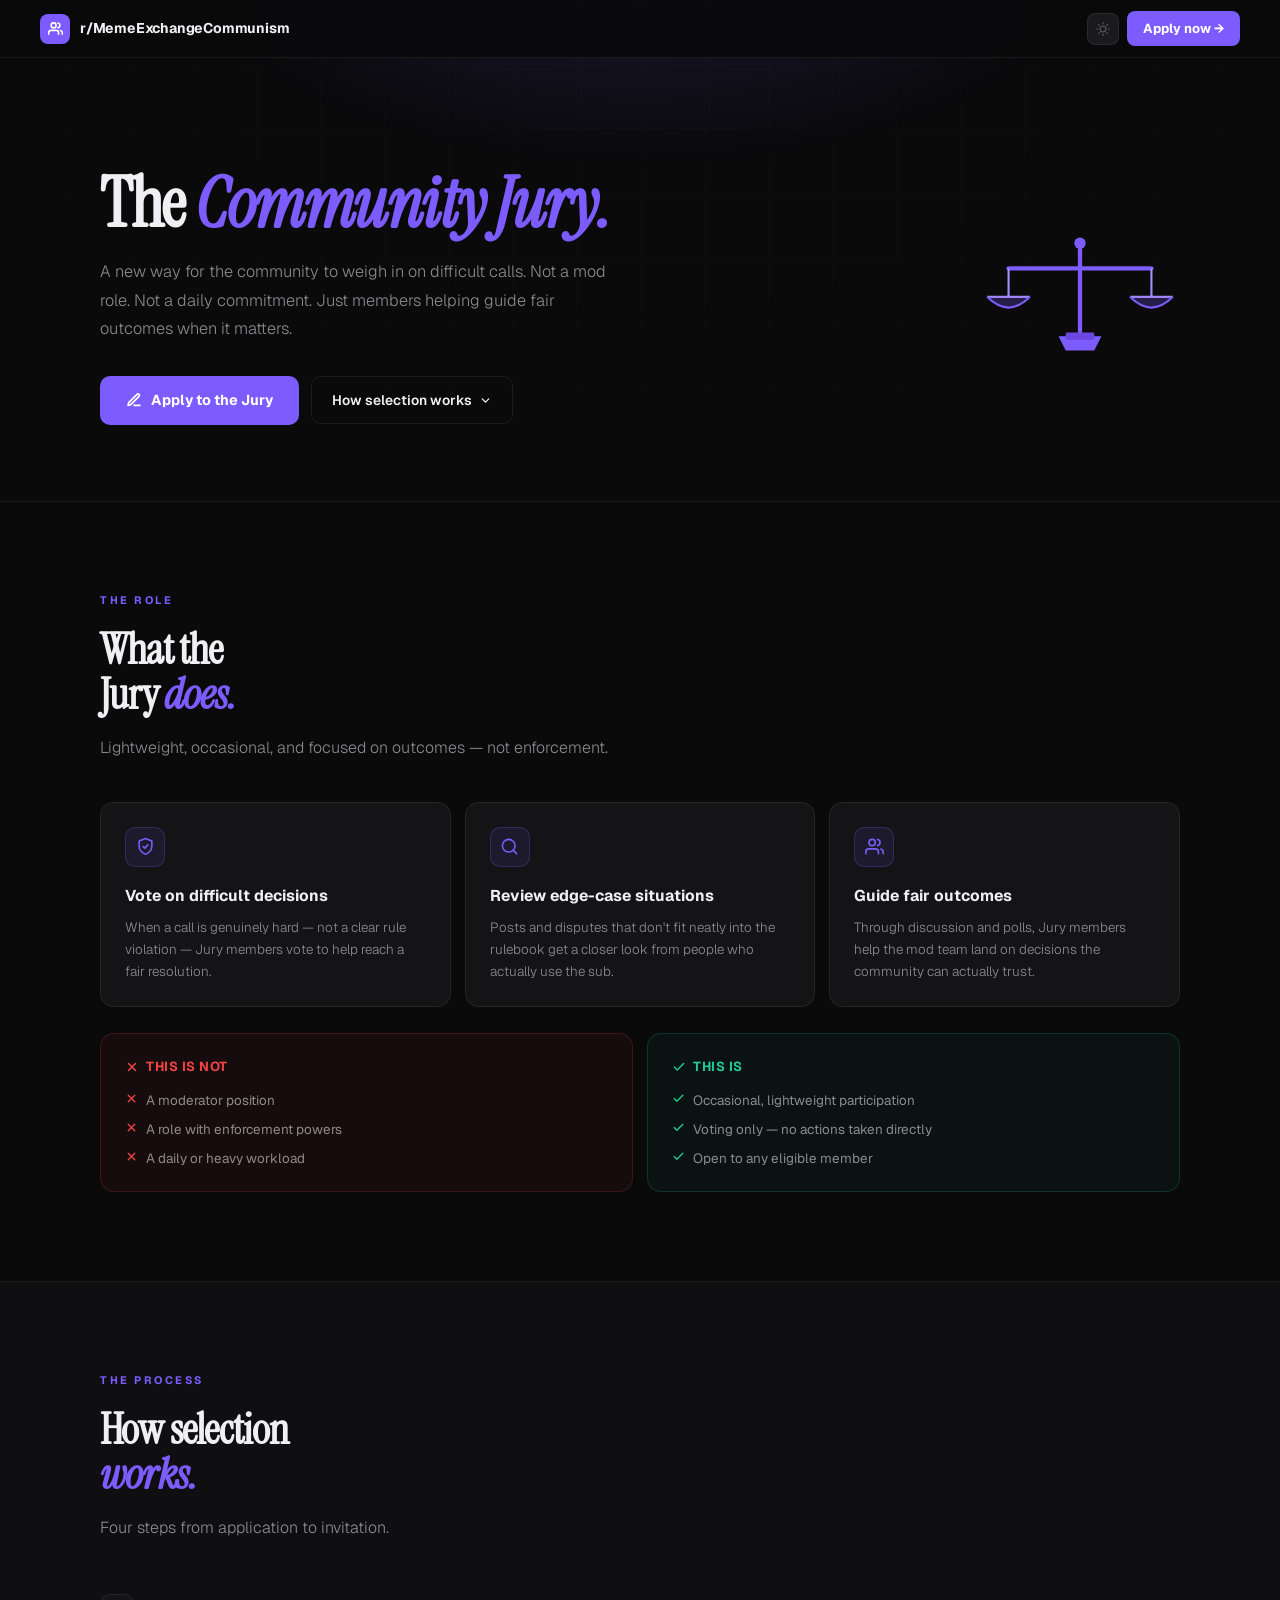
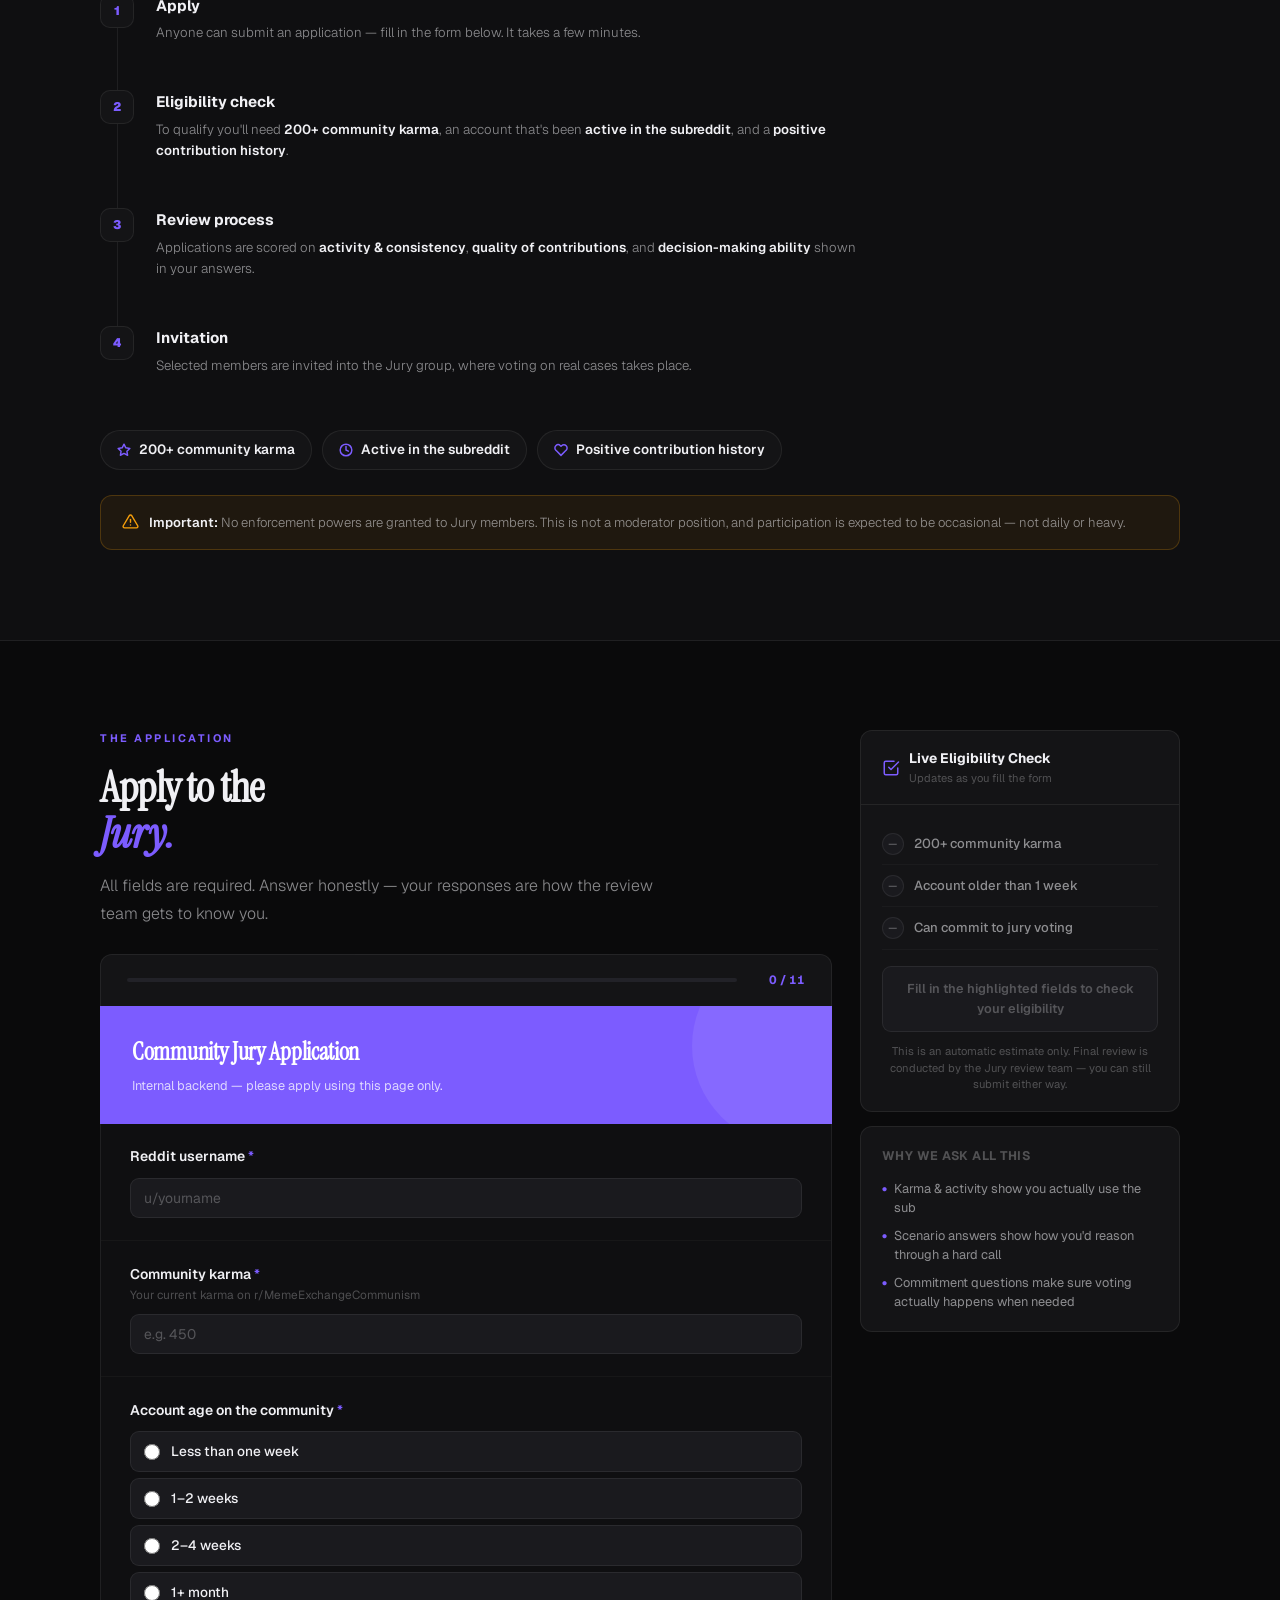
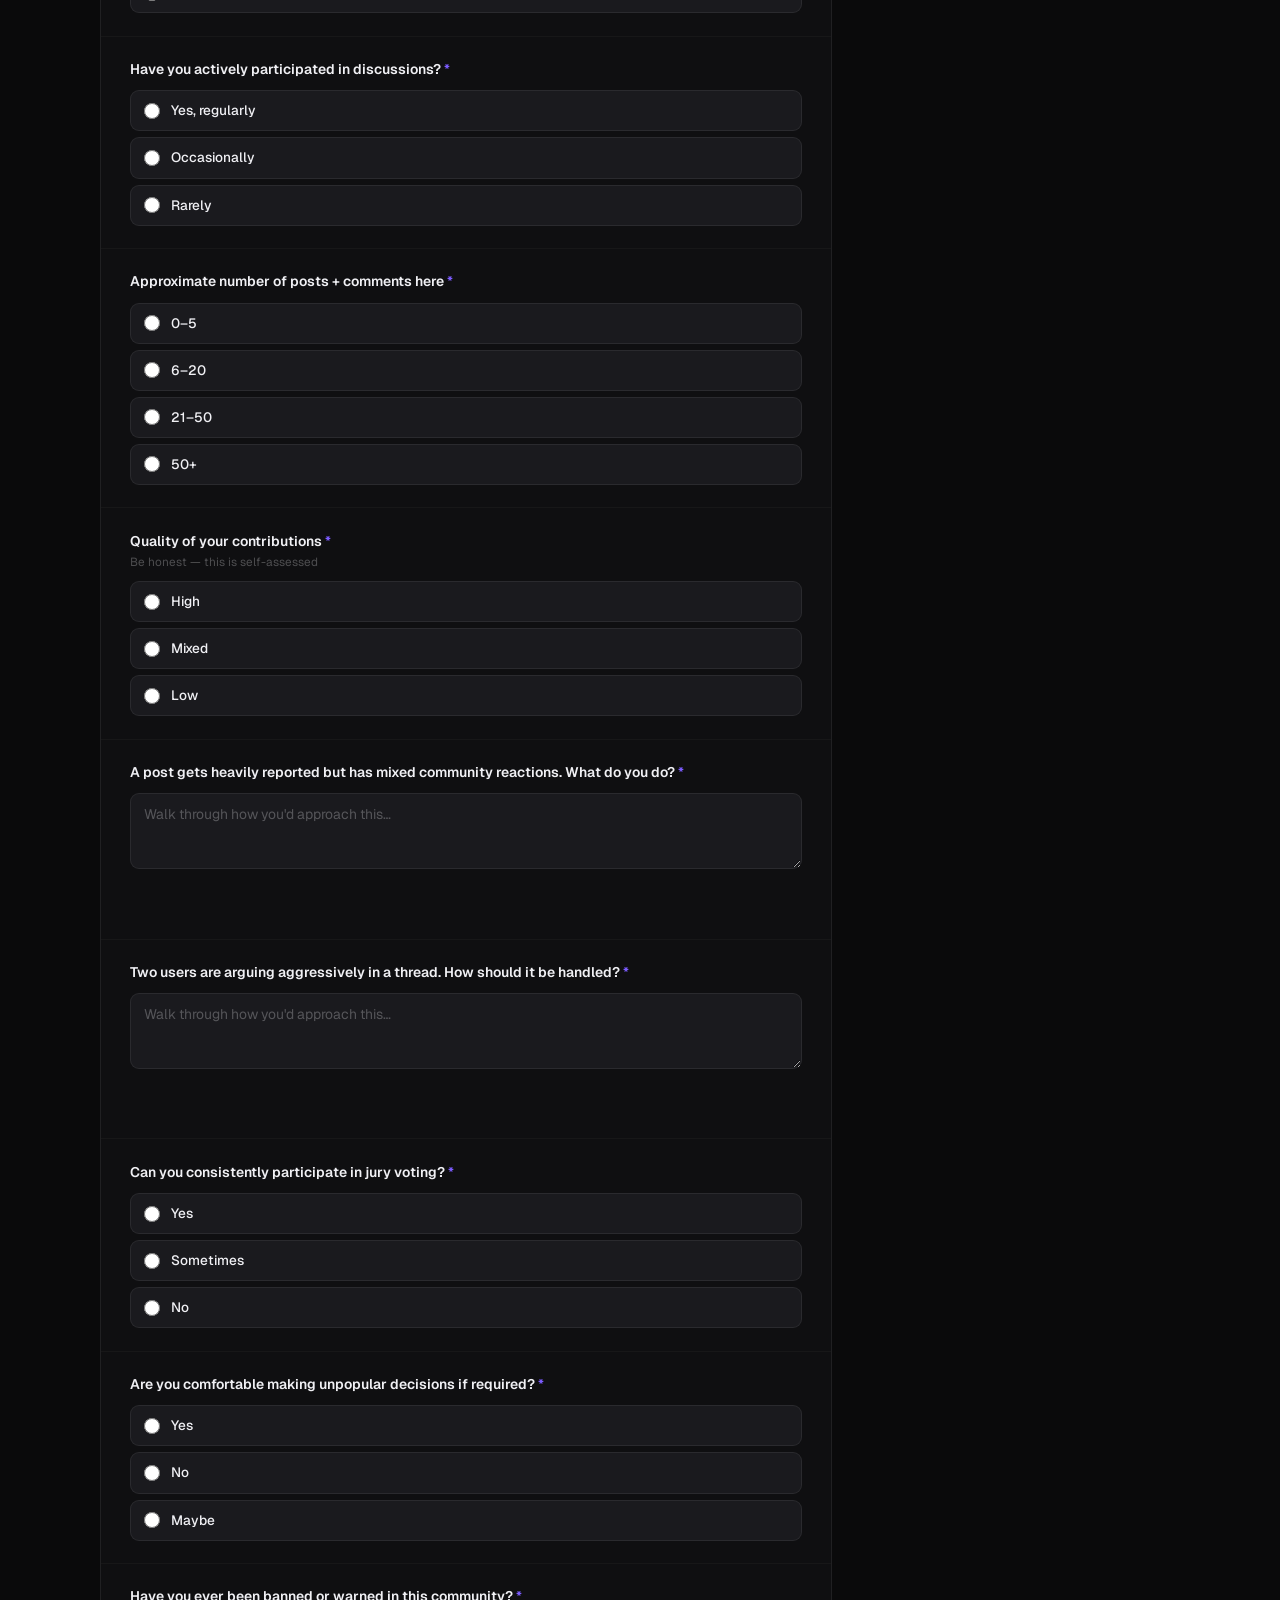
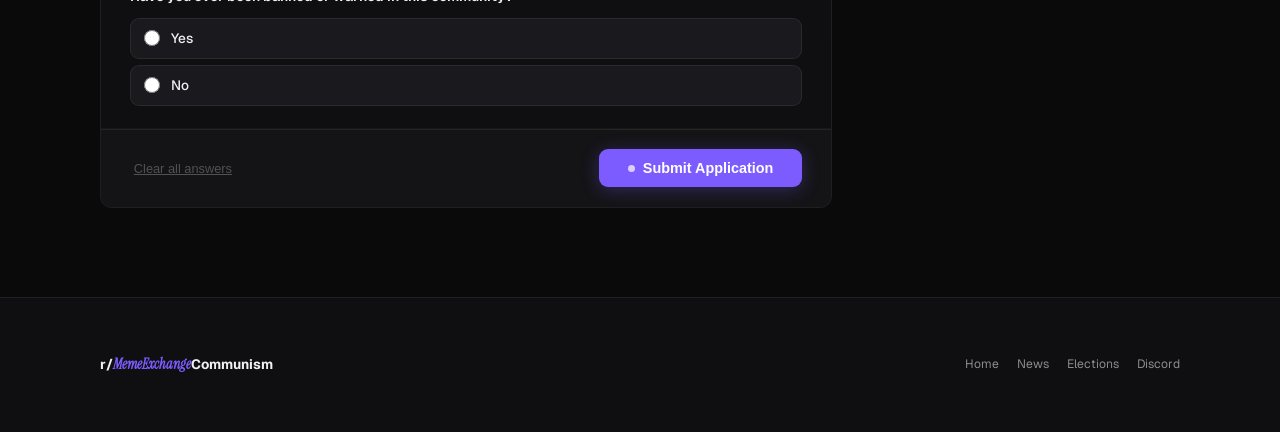
<file: docs/communityjury.html>
<!DOCTYPE html>
<html lang="en">
<head>
<meta charset="UTF-8">
<meta name="viewport" content="width=device-width, initial-scale=1.0">
<title>Community Jury — r/MemeExchangeCommunism</title>
<link href="https://fonts.googleapis.com/css2?family=Instrument+Serif:ital@0;1&family=Geist:wght@300;400;500;600;700;900&display=swap" rel="stylesheet">
<style>
/* ── tokens ── */
:root{
  --o:       #7c5cff;
  --oh:      #6b46e0;
  --os:      rgba(124,92,255,.10);
  --ol:      rgba(124,92,255,.24);
  --gold:    #f5c518;
  --green:   #22c997;
  --red:     #ef4444;
  --amber:   #f59e0b;
  --r:       12px;
  --ease:    cubic-bezier(.22,1,.36,1);
  --easeb:   cubic-bezier(.34,1.56,.64,1);
}
html, html[data-theme="dark"]{
  --bg:      #0a0a0b;
  --bg1:     #0f0f11;
  --bg2:     #141416;
  --bg3:     #1a1a1e;
  --bg4:     #222228;
  --line:    rgba(255,255,255,.07);
  --line2:   rgba(255,255,255,.03);
  --tx:      #f0f0f4;
  --tx2:     rgba(240,240,244,.55);
  --tx3:     rgba(240,240,244,.28);
  --tx4:     rgba(240,240,244,.10);
  --nav-bg:  rgba(10,10,11,.88);
  --grid-ln: rgba(255,255,255,.045);
  --glow:    rgba(124,92,255,.16);
}
html[data-theme="light"]{
  --bg:      #fafafa;
  --bg1:     #f5f5f7;
  --bg2:     #ffffff;
  --bg3:     #f0f0f3;
  --bg4:     #e8e8ec;
  --line:    rgba(0,0,0,.07);
  --line2:   rgba(0,0,0,.04);
  --tx:      #111113;
  --tx2:     rgba(17,17,19,.52);
  --tx3:     rgba(17,17,19,.30);
  --tx4:     rgba(17,17,19,.10);
  --nav-bg:  rgba(250,250,250,.90);
  --grid-ln: rgba(0,0,0,.04);
  --glow:    rgba(124,92,255,.08);
}

*,*::before,*::after{margin:0;padding:0;box-sizing:border-box;}
html{scroll-behavior:smooth;font-size:16px;}
body{
  background:var(--bg);color:var(--tx);
  font-family:'Geist',system-ui,sans-serif;line-height:1.6;
  overflow-x:hidden;-webkit-font-smoothing:antialiased;min-height:100vh;
}
::selection{background:var(--o);color:#fff;}
::-webkit-scrollbar{width:3px;}
::-webkit-scrollbar-track{background:transparent;}
::-webkit-scrollbar-thumb{background:var(--line);border-radius:2px;}
::-webkit-scrollbar-thumb:hover{background:var(--o);}
a{color:inherit;text-decoration:none;}
img{display:block;max-width:100%;}

body::before{
  content:'';position:fixed;inset:0;z-index:0;
  background-image:linear-gradient(var(--grid-ln) 1px,transparent 1px),linear-gradient(90deg,var(--grid-ln) 1px,transparent 1px);
  background-size:64px 64px;animation:gridDrift 40s linear infinite;
  mask-image:radial-gradient(ellipse 90% 70% at 50% 10%,rgba(0,0,0,.4),transparent 80%);
  pointer-events:none;transition:background-image .35s;
}
@keyframes gridDrift{to{background-position:64px 64px;}}
body::after{
  content:'';position:fixed;inset:0;z-index:0;
  background:radial-gradient(ellipse 55% 36% at 50% -5%,var(--glow) 0%,transparent 65%);
  pointer-events:none;transition:background .35s;
}

/* ── nav ── */
.nav{
  position:sticky;top:0;z-index:200;height:58px;background:var(--nav-bg);
  border-bottom:1px solid var(--line);backdrop-filter:blur(20px) saturate(160%);
  display:flex;align-items:center;justify-content:space-between;
  padding:0 clamp(1rem,4vw,2.5rem);transition:background .35s;
}
.nbrand{display:flex;align-items:center;gap:10px;font-weight:700;font-size:.88rem;color:var(--tx);letter-spacing:-.2px;}
.nlogo{width:30px;height:30px;background:var(--o);border-radius:8px;display:flex;align-items:center;justify-content:center;flex-shrink:0;transition:transform .3s var(--easeb);}
.nbrand:hover .nlogo{transform:rotate(-12deg) scale(1.1);}
.nright{display:flex;align-items:center;gap:8px;}
.theme-btn{width:32px;height:32px;border-radius:8px;background:var(--bg3);border:1px solid var(--line);color:var(--tx3);cursor:pointer;display:flex;align-items:center;justify-content:center;transition:all .2s;}
.theme-btn:hover{color:var(--tx);border-color:var(--ol);background:var(--os);}
.njoin{display:inline-flex;align-items:center;gap:7px;background:var(--o);color:#fff;border:none;border-radius:8px;padding:7px 16px;font-size:.82rem;font-weight:700;cursor:pointer;transition:all .2s;text-decoration:none;}
.njoin:hover{background:var(--oh);transform:translateY(-1px);box-shadow:0 6px 20px rgba(124,92,255,.35);}

/* ── shared section shell ── */
.section{position:relative;z-index:1;padding:clamp(3.5rem,7vw,6rem) clamp(1rem,4vw,2.5rem);border-bottom:1px solid var(--line);}
.section-inner{max-width:1080px;margin:0 auto;}
.kicker{font-size:.68rem;font-weight:700;letter-spacing:2.5px;text-transform:uppercase;color:var(--o);margin-bottom:1.1rem;display:block;}
.heading{font-family:'Instrument Serif',serif;font-size:clamp(1.7rem,4vw,2.7rem);line-height:1.05;letter-spacing:-.8px;color:var(--tx);margin-bottom:1rem;}
.heading em{color:var(--o);font-style:italic;}
.subhead{font-size:clamp(.88rem,1.6vw,1rem);font-weight:300;color:var(--tx2);max-width:560px;line-height:1.75;margin-bottom:2.5rem;}

@keyframes fadeUp{from{opacity:0;transform:translateY(16px);}to{opacity:1;transform:none;}}

/* ── hero ── */
.hero{position:relative;z-index:1;padding:clamp(4rem,9vw,7rem) clamp(1rem,4vw,2.5rem) clamp(3rem,6vw,5rem);border-bottom:1px solid var(--line);overflow:hidden;}
.hero-inner{max-width:1080px;margin:0 auto;display:grid;grid-template-columns:1fr auto;gap:clamp(2rem,5vw,4rem);align-items:center;}
@media(max-width:820px){.hero-inner{grid-template-columns:1fr;}}
.hero-eyebrow{
  display:inline-flex;align-items:center;gap:8px;font-size:.7rem;font-weight:700;letter-spacing:2px;text-transform:uppercase;
  color:var(--o);margin-bottom:1.6rem;padding:5px 14px;border-radius:100px;background:var(--os);border:1px solid var(--ol);
  animation:fadeUp .5s var(--ease) both;
}
.eyebrow-dot{width:6px;height:6px;background:var(--o);border-radius:50%;animation:pulse 2s ease infinite;}
@keyframes pulse{0%,100%{opacity:1;transform:scale(1);}50%{opacity:.5;transform:scale(.7);}}
.hero-h1{font-family:'Instrument Serif',Georgia,serif;font-size:clamp(2.4rem,6vw,4.3rem);line-height:1.0;letter-spacing:-1.5px;margin-bottom:1.2rem;animation:fadeUp .5s .06s var(--ease) both;}
.hero-h1 em{color:var(--o);font-style:italic;}
.hero-p{font-size:clamp(.9rem,1.8vw,1.02rem);font-weight:300;color:var(--tx2);line-height:1.75;max-width:520px;margin-bottom:2rem;animation:fadeUp .5s .12s var(--ease) both;}
.hero-ctas{display:flex;align-items:center;gap:12px;flex-wrap:wrap;animation:fadeUp .5s .18s var(--ease) both;}
.cta-primary{display:inline-flex;align-items:center;gap:9px;background:var(--o);color:#fff;border-radius:10px;padding:13px 26px;font-size:.9rem;font-weight:700;transition:all .22s var(--ease);border:none;cursor:pointer;text-decoration:none;}
.cta-primary:hover{background:var(--oh);transform:translateY(-2px);box-shadow:0 12px 36px rgba(124,92,255,.32);}
.cta-secondary{display:inline-flex;align-items:center;gap:7px;background:transparent;color:var(--tx);border:1.5px solid var(--line);border-radius:10px;padding:12px 20px;font-size:.86rem;font-weight:600;transition:all .22s var(--ease);cursor:pointer;text-decoration:none;}
.cta-secondary:hover{border-color:var(--ol);color:var(--o);background:var(--os);}

/* Scales icon */
.hero-icon{width:clamp(140px,20vw,200px);flex-shrink:0;animation:fadeUp .5s .24s var(--ease) both;}
@media(max-width:820px){.hero-icon{display:none;}}
.scale-svg{animation:scaleTilt 4s ease-in-out infinite;transform-origin:140px 60px;}
@keyframes scaleTilt{0%,100%{transform:rotate(-2.5deg);}50%{transform:rotate(2.5deg);}}

/* ── what jury does — 3 cards ── */
.role-grid{display:grid;grid-template-columns:repeat(3,1fr);gap:14px;}
@media(max-width:760px){.role-grid{grid-template-columns:1fr;}}
.role-card{
  background:var(--bg2);border:1px solid var(--line);border-radius:14px;padding:1.5rem;
  transition:border-color .25s,transform .25s var(--ease),box-shadow .25s;position:relative;overflow:hidden;
}
.role-card::before{content:'';position:absolute;top:0;left:0;right:0;height:2px;background:var(--o);transform:scaleX(0);transform-origin:left;transition:transform .3s var(--ease);}
.role-card:hover{border-color:var(--ol);transform:translateY(-3px);box-shadow:0 12px 36px rgba(0,0,0,.18);}
.role-card:hover::before{transform:scaleX(1);}
.role-card-icon{width:40px;height:40px;border-radius:10px;background:var(--os);border:1px solid var(--ol);display:flex;align-items:center;justify-content:center;color:var(--o);margin-bottom:1rem;transition:all .25s var(--easeb);}
.role-card:hover .role-card-icon{background:var(--o);color:#fff;transform:scale(1.08) rotate(-4deg);}
.role-card h3{font-size:.98rem;font-weight:700;margin-bottom:.5rem;color:var(--tx);}
.role-card p{font-size:.84rem;color:var(--tx2);line-height:1.65;font-weight:300;}

/* ── not-a-mod-role comparison ── */
.compare-grid{display:grid;grid-template-columns:1fr 1fr;gap:14px;margin-top:1.6rem;}
@media(max-width:640px){.compare-grid{grid-template-columns:1fr;}}
.compare-card{border-radius:14px;padding:1.4rem 1.5rem;border:1px solid var(--line);}
.compare-card.no{background:rgba(239,68,68,.05);border-color:rgba(239,68,68,.18);}
.compare-card.yes{background:rgba(34,201,151,.05);border-color:rgba(34,201,151,.18);}
.compare-card h4{font-size:.82rem;font-weight:700;letter-spacing:.5px;text-transform:uppercase;margin-bottom:.8rem;display:flex;align-items:center;gap:7px;}
.compare-card.no h4{color:var(--red);}
.compare-card.yes h4{color:var(--green);}
.compare-list{list-style:none;display:flex;flex-direction:column;gap:.55rem;}
.compare-list li{font-size:.84rem;color:var(--tx2);display:flex;align-items:flex-start;gap:8px;line-height:1.5;}
.compare-list li svg{flex-shrink:0;margin-top:2px;}

/* ── timeline (how selection works) ── */
.timeline{display:flex;flex-direction:column;gap:0;max-width:760px;}
.tl-item{display:flex;gap:22px;align-items:flex-start;position:relative;}
.tl-item:not(:last-child)::before{content:'';position:absolute;left:17px;top:42px;bottom:-22px;width:1px;background:var(--line);}
.tl-dot-wrap{flex-shrink:0;padding-top:12px;}
.tl-dot{width:34px;height:34px;border-radius:10px;background:var(--bg2);border:1.5px solid var(--line);display:flex;align-items:center;justify-content:center;font-weight:900;font-size:.78rem;color:var(--o);position:relative;z-index:1;transition:all .25s var(--easeb);}
.tl-item:hover .tl-dot{background:var(--o);border-color:var(--o);color:#fff;transform:scale(1.1);}
.tl-body{padding:12px 0 clamp(1.4rem,3vw,2.2rem);flex:1;}
.tl-title{font-size:.95rem;font-weight:700;color:var(--tx);margin-bottom:4px;}
.tl-desc{font-size:.83rem;color:var(--tx2);line-height:1.6;font-weight:300;}
.tl-desc strong{color:var(--tx);font-weight:600;}

/* ── eligibility requirement chips ── */
.req-chips{display:flex;flex-wrap:wrap;gap:10px;margin-top:1.2rem;}
.req-chip{display:inline-flex;align-items:center;gap:8px;background:var(--bg2);border:1px solid var(--line);border-radius:100px;padding:8px 16px;font-size:.84rem;font-weight:600;color:var(--tx);}
.req-chip svg{color:var(--o);}

.warn-box{
  margin-top:1.6rem;padding:1rem 1.3rem;border-radius:12px;
  background:rgba(245,158,11,.07);border:1px solid rgba(245,158,11,.22);
  display:flex;gap:10px;align-items:flex-start;
}
.warn-box svg{color:var(--amber);flex-shrink:0;margin-top:1px;}
.warn-box p{font-size:.82rem;color:var(--tx2);line-height:1.6;font-weight:300;}
.warn-box strong{color:var(--tx);font-weight:600;}

/* ── scroll reveal ── */
.reveal{opacity:0;transform:translateY(22px);transition:opacity .6s var(--ease),transform .6s var(--ease);}
.reveal.in{opacity:1;transform:none;}
.reveal-left{opacity:0;transform:translateX(-20px);transition:opacity .6s var(--ease),transform .6s var(--ease);}
.reveal-left.in{opacity:1;transform:none;}
.reveal-right{opacity:0;transform:translateX(20px);transition:opacity .6s var(--ease),transform .6s var(--ease);}
.reveal-right.in{opacity:1;transform:none;}
.stagger>*{opacity:0;transform:translateY(16px);transition:opacity .5s var(--ease),transform .5s var(--ease);}
.stagger.in>*:nth-child(1){opacity:1;transform:none;transition-delay:.04s;}
.stagger.in>*:nth-child(2){opacity:1;transform:none;transition-delay:.09s;}
.stagger.in>*:nth-child(3){opacity:1;transform:none;transition-delay:.14s;}

/* ══════════════════════════════════════
   APPLICATION FORM SECTION
══════════════════════════════════════ */
#apply{border-bottom:none;}
.apply-grid{display:grid;grid-template-columns:1fr 320px;gap:28px;align-items:start;max-width:1080px;margin:0 auto;}
@media(max-width:900px){.apply-grid{grid-template-columns:1fr;}.apply-side-col{order:-1;}}

/* progress */
.prog-wrap{display:flex;align-items:center;gap:14px;padding:1rem 1.6rem;background:var(--bg2);border:1px solid var(--line);border-radius:var(--r) var(--r) 0 0;border-bottom:none;}
.prog-track{flex:1;height:4px;background:var(--bg4);border-radius:3px;overflow:hidden;}
.prog-fill{height:100%;background:linear-gradient(90deg,var(--o),#a78bfa);border-radius:3px;width:0%;transition:width .4s cubic-bezier(.4,0,.2,1);}
.prog-txt{font-size:.75rem;font-weight:700;color:var(--o);white-space:nowrap;min-width:54px;text-align:right;font-variant-numeric:tabular-nums;}

/* form head */
.form-head{background:var(--o);padding:clamp(1.2rem,3vw,1.7rem) clamp(1.3rem,3vw,2rem);position:relative;overflow:hidden;}
.form-head::before{content:'';position:absolute;top:-60px;right:-60px;width:200px;height:200px;background:rgba(255,255,255,.08);border-radius:50%;pointer-events:none;}
.form-head h2{font-family:'Instrument Serif',serif;font-size:clamp(1.15rem,3vw,1.5rem);color:#fff;margin-bottom:.3rem;position:relative;z-index:1;letter-spacing:-.3px;}
.form-head p{font-size:.8rem;color:rgba(255,255,255,.75);position:relative;z-index:1;}

.form-body{background:var(--bg1);border:1px solid var(--line);border-top:none;border-radius:0 0 var(--r) var(--r);overflow:hidden;}

/* question rows */
.q{padding:clamp(1rem,2.5vw,1.4rem) clamp(1.2rem,3vw,1.8rem);border-bottom:1px solid var(--line2);opacity:0;transform:translateY(8px);transition:opacity .35s var(--ease),transform .35s var(--ease);}
.q.vis{opacity:1;transform:none;}
.q:last-of-type{border-bottom:none;}
.ql{font-weight:600;font-size:.87rem;margin-bottom:.7rem;color:var(--tx);line-height:1.45;}
.req{color:var(--o);}
.q-sub{display:block;color:var(--tx3);font-size:.74rem;font-weight:400;margin-top:2px;}

.field{width:100%;padding:10px 13px;background:var(--bg3);border:1.5px solid var(--line);border-radius:9px;font-family:'Geist',sans-serif;font-size:.87rem;color:var(--tx);outline:none;transition:border-color .2s,box-shadow .2s,background .2s;}
.field::placeholder{color:var(--tx3);}
.field:focus{border-color:var(--o);background:var(--bg2);box-shadow:0 0 0 3px rgba(124,92,255,.13);}
textarea.field{min-height:76px;resize:vertical;line-height:1.55;}

.opts{display:flex;flex-direction:column;gap:6px;}
.opt{display:flex;align-items:center;gap:11px;padding:10px 13px;border:1.5px solid var(--line);border-radius:9px;background:var(--bg3);cursor:pointer;transition:border-color .18s,background .18s,box-shadow .18s;user-select:none;}
.opt:hover{border-color:rgba(255,255,255,.14);background:var(--bg2);}
.opt:has(input:checked){border-color:var(--ol);background:rgba(124,92,255,.08);box-shadow:0 0 0 3px rgba(124,92,255,.07);}
.opt input{width:16px;height:16px;accent-color:var(--o);cursor:pointer;flex-shrink:0;}
.opt.pop{animation:optPop .4s var(--easeb);}
@keyframes optPop{0%{transform:scale(1);}45%{transform:scale(1.035);box-shadow:0 4px 16px rgba(124,92,255,.22);}100%{transform:scale(1);}}
.otxt{font-size:.85rem;font-weight:500;line-height:1.4;}

/* submit bar */
.sbar{display:flex;align-items:center;justify-content:space-between;gap:16px;padding:1.2rem clamp(1.2rem,3vw,1.8rem);background:var(--bg2);border-top:1px solid var(--line);flex-wrap:wrap;}
@media(max-width:480px){.sbar{flex-direction:column-reverse;align-items:stretch;}.bsub{justify-content:center;}}
.bsub{display:inline-flex;align-items:center;gap:8px;background:var(--o);color:#fff;border:none;border-radius:9px;padding:11px clamp(1.4rem,3.5vw,1.8rem);font-size:.9rem;font-weight:700;cursor:pointer;box-shadow:0 3px 18px rgba(124,92,255,.3);transition:all .2s;white-space:nowrap;}
.bsub:hover{background:var(--oh);transform:translateY(-2px);box-shadow:0 7px 24px rgba(124,92,255,.42);}
.bsub.loading{opacity:.7;pointer-events:none;}
.bdot{width:7px;height:7px;background:rgba(255,255,255,.7);border-radius:50%;}
.bclr{background:none;border:none;color:var(--tx3);font-size:.8rem;cursor:pointer;text-decoration:underline;padding:4px;transition:color .15s;}
.bclr:hover{color:var(--tx2);}
.spin{width:15px;height:15px;border:2px solid rgba(255,255,255,.35);border-top-color:#fff;border-radius:50%;animation:spin .65s linear infinite;}
@keyframes spin{to{transform:rotate(360deg);}}

.errmsg{display:none;background:rgba(239,68,68,.1);border:1px solid rgba(239,68,68,.3);border-radius:9px;padding:.8rem 1.1rem;margin:0 clamp(1.2rem,3vw,1.8rem) .8rem;font-size:.82rem;color:#f87171;line-height:1.5;}

/* ── verdict typing status pill ── */
.verdict-status{
  display:inline-flex;align-items:center;gap:7px;
  margin-top:8px;padding:5px 12px;border-radius:100px;
  background:var(--bg3);border:1px solid var(--line);
  font-size:.75rem;font-weight:700;color:var(--tx3);
  opacity:0;transform:translateY(-4px) scale(.94);
  transition:opacity .25s var(--ease),transform .25s var(--easeb),
             background .35s var(--ease),border-color .35s var(--ease),color .35s var(--ease);
  pointer-events:none;
}
.verdict-status.show{opacity:1;transform:none;}
.verdict-status.tier-1{background:var(--os);border-color:var(--ol);color:var(--o);}
.verdict-status.tier-2{background:rgba(167,139,250,.1);border-color:rgba(167,139,250,.28);color:#a78bfa;}
.verdict-status.tier-3{background:rgba(245,158,11,.1);border-color:rgba(245,158,11,.28);color:var(--amber);}
.verdict-status.tier-4{background:rgba(34,201,151,.1);border-color:rgba(34,201,151,.3);color:var(--green);}
.verdict-status.idle{opacity:.7;}
.vs-emoji{display:inline-block;transition:transform .3s var(--easeb);}
.verdict-status.active .vs-emoji{animation:vsBob 1s ease-in-out infinite;}
@keyframes vsBob{0%,100%{transform:translateY(0) rotate(0deg);}50%{transform:translateY(-2px) rotate(-6deg);}}
.vs-dots{display:inline-flex;gap:2px;margin-left:1px;}
.vs-dots span{width:3px;height:3px;border-radius:50%;background:currentColor;opacity:.3;}
.verdict-status.active .vs-dots span{animation:vsDot 1.1s ease-in-out infinite;}
.verdict-status.active .vs-dots span:nth-child(2){animation-delay:.15s;}
.verdict-status.active .vs-dots span:nth-child(3){animation-delay:.3s;}
@keyframes vsDot{0%,60%,100%{opacity:.25;transform:scale(.8);}30%{opacity:1;transform:scale(1.15);}}

/* success */
#success{display:none;background:var(--bg1);border:1px solid var(--line);border-radius:var(--r);padding:clamp(2.5rem,7vw,4.5rem) 2rem;text-align:center;animation:fadeUp .5s var(--ease) both;}
.sring{width:64px;height:64px;background:var(--o);border-radius:50%;display:flex;align-items:center;justify-content:center;margin:0 auto 1.4rem;font-size:1.6rem;box-shadow:0 0 0 12px rgba(124,92,255,.12),0 0 0 24px rgba(124,92,255,.05);animation:ringPop .5s .1s var(--easeb) both;}
@keyframes ringPop{from{transform:scale(.6);opacity:0;}to{transform:scale(1);opacity:1;}}
#success h3{font-family:'Instrument Serif',serif;font-size:clamp(1.5rem,3vw,2rem);letter-spacing:-.4px;margin-bottom:.6rem;}
#success p{color:var(--tx2);font-size:.88rem;line-height:1.6;}
#success .sub-link{display:inline-flex;align-items:center;gap:7px;margin-top:1.6rem;background:var(--o);color:#fff;padding:10px 22px;border-radius:9px;font-weight:700;font-size:.86rem;transition:all .2s;}
#success .sub-link:hover{background:var(--oh);transform:translateY(-2px);}

.form-wrapper{animation:fadeUp .5s .1s var(--ease) both;}

/* ══════════════════════════════════════
   SIDEBAR — LIVE ELIGIBILITY CHECK
══════════════════════════════════════ */
.elig-card{
  background:var(--bg2);border:1px solid var(--line);border-radius:var(--r);
  overflow:hidden;position:sticky;top:78px;
}
@media(max-width:900px){.elig-card{position:relative;top:0;}}
.elig-head{padding:1rem 1.3rem;border-bottom:1px solid var(--line);display:flex;align-items:center;gap:9px;}
.elig-head svg{color:var(--o);flex-shrink:0;}
.elig-head h4{font-size:.86rem;font-weight:700;color:var(--tx);}
.elig-head span{display:block;font-size:.7rem;color:var(--tx3);margin-top:1px;}

.elig-body{padding:1.1rem 1.3rem;}
.elig-row{display:flex;align-items:center;gap:10px;padding:.6rem 0;border-bottom:1px solid var(--line2);}
.elig-row:last-child{border-bottom:none;}
.elig-icon{width:22px;height:22px;border-radius:50%;display:flex;align-items:center;justify-content:center;flex-shrink:0;transition:all .25s var(--easeb);background:var(--bg3);border:1.5px solid var(--line);color:var(--tx3);}
.elig-icon.pass{background:rgba(34,201,151,.15);border-color:rgba(34,201,151,.4);color:var(--green);}
.elig-icon.fail{background:rgba(239,68,68,.15);border-color:rgba(239,68,68,.4);color:var(--red);}
.elig-label{font-size:.82rem;color:var(--tx2);font-weight:500;}
.elig-row.pass .elig-label{color:var(--tx);}

.elig-status{
  margin-top:1rem;padding:.8rem 1rem;border-radius:9px;
  font-size:.8rem;font-weight:600;text-align:center;line-height:1.5;
  background:var(--bg3);color:var(--tx3);border:1px solid var(--line);
  transition:all .3s var(--ease);
}
.elig-status.ok{background:rgba(34,201,151,.1);border-color:rgba(34,201,151,.3);color:var(--green);}
.elig-status.bad{background:rgba(239,68,68,.1);border-color:rgba(239,68,68,.3);color:var(--red);}
.elig-note{font-size:.7rem;color:var(--tx3);margin-top:.7rem;line-height:1.5;text-align:center;}

/* info card under elig card */
.info-card{background:var(--bg2);border:1px solid var(--line);border-radius:var(--r);padding:1.2rem 1.3rem;margin-top:14px;}
.info-card h5{font-size:.78rem;font-weight:700;letter-spacing:.5px;text-transform:uppercase;color:var(--tx3);margin-bottom:.8rem;}
.info-card ul{list-style:none;display:flex;flex-direction:column;gap:.55rem;}
.info-card li{font-size:.8rem;color:var(--tx2);line-height:1.5;display:flex;gap:7px;}
.info-card li::before{content:'•';color:var(--o);font-weight:900;}

/* footer */
.footer{position:relative;z-index:1;padding:clamp(2.5rem,5vw,3.5rem) clamp(1rem,4vw,2.5rem);border-top:1px solid var(--line);background:var(--bg1);}
.footer-inner{max-width:1080px;margin:0 auto;display:flex;align-items:center;justify-content:space-between;flex-wrap:wrap;gap:16px;}
.footer-brand{font-weight:700;font-size:.85rem;color:var(--tx);}
.footer-brand em{color:var(--o);font-family:'Instrument Serif',serif;font-style:italic;}
.footer-links{display:flex;gap:18px;flex-wrap:wrap;}
.footer-links a{font-size:.76rem;color:var(--tx2);transition:color .15s;}
.footer-links a:hover{color:var(--o);}
</style>
</head>
<body>

<!-- ══ NAV ══ -->
<nav class="nav">
  <a class="nbrand" href="memeexchangecommunism.html">
    <div class="nlogo">
      <svg width="15" height="15" viewBox="0 0 24 24" fill="none" stroke="#fff" stroke-width="2.5" stroke-linecap="round" stroke-linejoin="round"><path d="M17 21v-2a4 4 0 0 0-4-4H5a4 4 0 0 0-4 4v2"/><circle cx="9" cy="7" r="4"/><path d="M23 21v-2a4 4 0 0 0-3-3.87"/><path d="M16 3.13a4 4 0 0 1 0 7.75"/></svg>
    </div>
    r/MemeExchangeCommunism
  </a>
  <div class="nright">
    <button class="theme-btn" id="theme-btn" aria-label="Toggle theme">
      <svg id="ico-sun" width="14" height="14" viewBox="0 0 24 24" fill="none" stroke="currentColor" stroke-width="2" stroke-linecap="round" stroke-linejoin="round"><circle cx="12" cy="12" r="5"/><line x1="12" y1="1" x2="12" y2="3"/><line x1="12" y1="21" x2="12" y2="23"/><line x1="4.22" y1="4.22" x2="5.64" y2="5.64"/><line x1="18.36" y1="18.36" x2="19.78" y2="19.78"/><line x1="1" y1="12" x2="3" y2="12"/><line x1="21" y1="12" x2="23" y2="12"/><line x1="4.22" y1="19.78" x2="5.64" y2="18.36"/><line x1="18.36" y1="5.64" x2="19.78" y2="4.22"/></svg>
      <svg id="ico-moon" width="14" height="14" viewBox="0 0 24 24" fill="none" stroke="currentColor" stroke-width="2" stroke-linecap="round" stroke-linejoin="round" style="display:none"><path d="M21 12.79A9 9 0 1 1 11.21 3 7 7 0 0 0 21 12.79z"/></svg>
    </button>
    <a class="njoin" href="#apply">Apply now →</a>
  </div>
</nav>

<!-- ══ HERO ══ -->
<section class="hero">
  <div class="hero-inner">
    <div>
      
      <h1 class="hero-h1">The <em>Community Jury.</em></h1>
      <p class="hero-p">
        A new way for the community to weigh in on difficult calls. Not a mod role.
        Not a daily commitment. Just members helping guide fair outcomes when it matters.
      </p>
      <div class="hero-ctas">
        <a class="cta-primary" href="#apply">
          <svg width="16" height="16" viewBox="0 0 24 24" fill="none" stroke="currentColor" stroke-width="2.5" stroke-linecap="round" stroke-linejoin="round"><path d="M12 20h9"/><path d="M16.5 3.5a2.121 2.121 0 0 1 3 3L7 19l-4 1 1-4L16.5 3.5z"/></svg>
          Apply to the Jury
        </a>
        <a class="cta-secondary" href="#how-it-works">
          How selection works
          <svg width="13" height="13" viewBox="0 0 24 24" fill="none" stroke="currentColor" stroke-width="2.5" stroke-linecap="round" stroke-linejoin="round"><polyline points="6 9 12 15 18 9"/></svg>
        </a>
      </div>
    </div>

    <div class="hero-icon">
      <svg class="scale-svg" viewBox="0 0 280 180" fill="none" xmlns="http://www.w3.org/2000/svg">
        <line x1="140" y1="20" x2="140" y2="150" stroke="#7c5cff" stroke-width="6" stroke-linecap="round"/>
        <line x1="40" y1="55" x2="240" y2="55" stroke="#7c5cff" stroke-width="6" stroke-linecap="round"/>
        <circle cx="140" cy="20" r="8" fill="#7c5cff"/>
        <!-- left pan -->
        <line x1="40" y1="55" x2="40" y2="95" stroke="#a78bfa" stroke-width="3"/>
        <line x1="10" y1="95" x2="70" y2="95" stroke="#a78bfa" stroke-width="3"/>
        <path d="M10 95 Q40 125 70 95" fill="rgba(124,92,255,.25)" stroke="#7c5cff" stroke-width="3"/>
        <!-- right pan -->
        <line x1="240" y1="55" x2="240" y2="95" stroke="#a78bfa" stroke-width="3"/>
        <line x1="210" y1="95" x2="270" y2="95" stroke="#a78bfa" stroke-width="3"/>
        <path d="M210 95 Q240 125 270 95" fill="rgba(124,92,255,.25)" stroke="#7c5cff" stroke-width="3"/>
        <!-- base -->
        <path d="M110 150 L170 150 L160 170 L120 170 Z" fill="#7c5cff"/>
        <rect x="120" y="145" width="40" height="10" rx="2" fill="#6b46e0"/>
      </svg>
    </div>
  </div>
</section>

<!-- ══ WHAT JURY DOES ══ -->
<section class="section" id="what-it-does">
  <div class="section-inner">
    <span class="kicker reveal">The role</span>
    <h2 class="heading reveal">What the<br>Jury <em>does.</em></h2>
    <p class="subhead reveal">Lightweight, occasional, and focused on outcomes — not enforcement.</p>

    <div class="role-grid stagger">
      <div class="role-card">
        <div class="role-card-icon">
          <svg width="19" height="19" viewBox="0 0 24 24" fill="none" stroke="currentColor" stroke-width="2" stroke-linecap="round" stroke-linejoin="round"><path d="M12 22s8-4 8-10V5l-8-3-8 3v7c0 6 8 10 8 10z"/><path d="M9 12l2 2 4-4"/></svg>
        </div>
        <h3>Vote on difficult decisions</h3>
        <p>When a call is genuinely hard — not a clear rule violation — Jury members vote to help reach a fair resolution.</p>
      </div>
      <div class="role-card">
        <div class="role-card-icon">
          <svg width="19" height="19" viewBox="0 0 24 24" fill="none" stroke="currentColor" stroke-width="2" stroke-linecap="round" stroke-linejoin="round"><circle cx="11" cy="11" r="8"/><line x1="21" y1="21" x2="16.65" y2="16.65"/></svg>
        </div>
        <h3>Review edge-case situations</h3>
        <p>Posts and disputes that don't fit neatly into the rulebook get a closer look from people who actually use the sub.</p>
      </div>
      <div class="role-card">
        <div class="role-card-icon">
          <svg width="19" height="19" viewBox="0 0 24 24" fill="none" stroke="currentColor" stroke-width="2" stroke-linecap="round" stroke-linejoin="round"><path d="M17 21v-2a4 4 0 0 0-4-4H5a4 4 0 0 0-4 4v2"/><circle cx="9" cy="7" r="4"/><path d="M23 21v-2a4 4 0 0 0-3-3.87"/><path d="M16 3.13a4 4 0 0 1 0 7.75"/></svg>
        </div>
        <h3>Guide fair outcomes</h3>
        <p>Through discussion and polls, Jury members help the mod team land on decisions the community can actually trust.</p>
      </div>
    </div>

    <div class="compare-grid reveal">
      <div class="compare-card no">
        <h4>
          <svg width="14" height="14" viewBox="0 0 24 24" fill="none" stroke="currentColor" stroke-width="2.5" stroke-linecap="round" stroke-linejoin="round"><line x1="18" y1="6" x2="6" y2="18"/><line x1="6" y1="6" x2="18" y2="18"/></svg>
          This is NOT
        </h4>
        <ul class="compare-list">
          <li><svg width="13" height="13" viewBox="0 0 24 24" fill="none" stroke="#ef4444" stroke-width="2.5" stroke-linecap="round" stroke-linejoin="round"><line x1="18" y1="6" x2="6" y2="18"/><line x1="6" y1="6" x2="18" y2="18"/></svg> A moderator position</li>
          <li><svg width="13" height="13" viewBox="0 0 24 24" fill="none" stroke="#ef4444" stroke-width="2.5" stroke-linecap="round" stroke-linejoin="round"><line x1="18" y1="6" x2="6" y2="18"/><line x1="6" y1="6" x2="18" y2="18"/></svg> A role with enforcement powers</li>
          <li><svg width="13" height="13" viewBox="0 0 24 24" fill="none" stroke="#ef4444" stroke-width="2.5" stroke-linecap="round" stroke-linejoin="round"><line x1="18" y1="6" x2="6" y2="18"/><line x1="6" y1="6" x2="18" y2="18"/></svg> A daily or heavy workload</li>
        </ul>
      </div>
      <div class="compare-card yes">
        <h4>
          <svg width="14" height="14" viewBox="0 0 24 24" fill="none" stroke="currentColor" stroke-width="2.5" stroke-linecap="round" stroke-linejoin="round"><polyline points="20 6 9 17 4 12"/></svg>
          This IS
        </h4>
        <ul class="compare-list">
          <li><svg width="13" height="13" viewBox="0 0 24 24" fill="none" stroke="#22c997" stroke-width="2.5" stroke-linecap="round" stroke-linejoin="round"><polyline points="20 6 9 17 4 12"/></svg> Occasional, lightweight participation</li>
          <li><svg width="13" height="13" viewBox="0 0 24 24" fill="none" stroke="#22c997" stroke-width="2.5" stroke-linecap="round" stroke-linejoin="round"><polyline points="20 6 9 17 4 12"/></svg> Voting only — no actions taken directly</li>
          <li><svg width="13" height="13" viewBox="0 0 24 24" fill="none" stroke="#22c997" stroke-width="2.5" stroke-linecap="round" stroke-linejoin="round"><polyline points="20 6 9 17 4 12"/></svg> Open to any eligible member</li>
        </ul>
      </div>
    </div>
  </div>
</section>

<!-- ══ HOW SELECTION WORKS ══ -->
<section class="section" id="how-it-works" style="background:var(--bg1);">
  <div class="section-inner">
    <span class="kicker reveal">The process</span>
    <h2 class="heading reveal">How selection<br><em>works.</em></h2>
    <p class="subhead reveal">Four steps from application to invitation.</p>

    <div class="timeline reveal">
      <div class="tl-item">
        <div class="tl-dot-wrap"><div class="tl-dot">1</div></div>
        <div class="tl-body">
          <div class="tl-title">Apply</div>
          <div class="tl-desc">Anyone can submit an application — fill in the form below. It takes a few minutes.</div>
        </div>
      </div>
      <div class="tl-item">
        <div class="tl-dot-wrap"><div class="tl-dot">2</div></div>
        <div class="tl-body">
          <div class="tl-title">Eligibility check</div>
          <div class="tl-desc">To qualify you'll need <strong>200+ community karma</strong>, an account that's been <strong>active in the subreddit</strong>, and a <strong>positive contribution history</strong>.</div>
        </div>
      </div>
      <div class="tl-item">
        <div class="tl-dot-wrap"><div class="tl-dot">3</div></div>
        <div class="tl-body">
          <div class="tl-title">Review process</div>
          <div class="tl-desc">Applications are scored on <strong>activity &amp; consistency</strong>, <strong>quality of contributions</strong>, and <strong>decision-making ability</strong> shown in your answers.</div>
        </div>
      </div>
      <div class="tl-item">
        <div class="tl-dot-wrap"><div class="tl-dot">4</div></div>
        <div class="tl-body">
          <div class="tl-title">Invitation</div>
          <div class="tl-desc">Selected members are invited into the Jury group, where voting on real cases takes place.</div>
        </div>
      </div>
    </div>

    <div class="req-chips reveal">
      <div class="req-chip"><svg width="14" height="14" viewBox="0 0 24 24" fill="none" stroke="currentColor" stroke-width="2.5" stroke-linecap="round" stroke-linejoin="round"><polygon points="12 2 15.09 8.26 22 9.27 17 14.14 18.18 21.02 12 17.77 5.82 21.02 7 14.14 2 9.27 8.91 8.26 12 2"/></svg> 200+ community karma</div>
      <div class="req-chip"><svg width="14" height="14" viewBox="0 0 24 24" fill="none" stroke="currentColor" stroke-width="2.5" stroke-linecap="round" stroke-linejoin="round"><circle cx="12" cy="12" r="10"/><polyline points="12 6 12 12 16 14"/></svg> Active in the subreddit</div>
      <div class="req-chip"><svg width="14" height="14" viewBox="0 0 24 24" fill="none" stroke="currentColor" stroke-width="2.5" stroke-linecap="round" stroke-linejoin="round"><path d="M20.84 4.61a5.5 5.5 0 0 0-7.78 0L12 5.67l-1.06-1.06a5.5 5.5 0 0 0-7.78 7.78l1.06 1.06L12 21.23l7.78-7.78 1.06-1.06a5.5 5.5 0 0 0 0-7.78z"/></svg> Positive contribution history</div>
    </div>

    <div class="warn-box reveal">
      <svg width="17" height="17" viewBox="0 0 24 24" fill="none" stroke="currentColor" stroke-width="2" stroke-linecap="round" stroke-linejoin="round"><path d="M10.29 3.86L1.82 18a2 2 0 0 0 1.71 3h16.94a2 2 0 0 0 1.71-3L13.71 3.86a2 2 0 0 0-3.42 0z"/><line x1="12" y1="9" x2="12" y2="13"/><line x1="12" y1="17" x2="12.01" y2="17"/></svg>
      <p><strong>Important:</strong> No enforcement powers are granted to Jury members. This is not a moderator position, and participation is expected to be occasional — not daily or heavy.</p>
    </div>
  </div>
</section>

<!-- ══ APPLICATION FORM ══ -->
<section class="section" id="apply">
  <div class="apply-grid">

    <!-- FORM COLUMN -->
    <div>
      <span class="kicker reveal">The application</span>
      <h2 class="heading reveal">Apply to the<br><em>Jury.</em></h2>
      <p class="subhead reveal" style="margin-bottom:1.6rem;">All fields are required. Answer honestly — your responses are how the review team gets to know you.</p>

      <div class="form-wrapper">
        <div class="prog-wrap" id="prog-wrap">
          <div class="prog-track"><div class="prog-fill" id="pf"></div></div>
          <span class="prog-txt" id="pt">0 / 11</span>
        </div>

        <div class="form-head" id="form-head">
          <h2>Community Jury Application</h2>
          <p>Internal backend — please apply using this page only.</p>
        </div>

        <iframe name="gf_target" id="gf_target" style="display:none" aria-hidden="true"></iframe>

        <form
          class="form-body"
          id="gform"
          action="https://docs.google.com/forms/d/e/1FAIpQLSfQT8U9tnbkXKKTRhsIGsz3YedjzFWISWc-NBWsiqDrZHPNRw/formResponse"
          method="POST"
          target="gf_target"
          onsubmit="return doSubmit(event)"
          novalidate>

          <div class="q">
            <div class="ql">Reddit username <span class="req">*</span></div>
            <input class="field" type="text" name="entry.1474588698" id="f-username" placeholder="u/yourname" autocomplete="off">
          </div>

          <div class="q">
            <div class="ql">Community karma <span class="req">*</span>
              <span class="q-sub">Your current karma on r/MemeExchangeCommunism</span>
            </div>
            <input class="field" type="number" name="entry.1306348246" id="f-karma" placeholder="e.g. 450" autocomplete="off" inputmode="numeric">
          </div>

          <div class="q">
            <div class="ql">Account age on the community <span class="req">*</span></div>
            <div class="opts" id="opts-age">
              <label class="opt"><input type="radio" name="entry.2089392323" value="Less than one week"><span class="otxt">Less than one week</span></label>
              <label class="opt"><input type="radio" name="entry.2089392323" value="1-2Weeks"><span class="otxt">1–2 weeks</span></label>
              <label class="opt"><input type="radio" name="entry.2089392323" value="2-4 weeks"><span class="otxt">2–4 weeks</span></label>
              <label class="opt"><input type="radio" name="entry.2089392323" value="1+ Month"><span class="otxt">1+ month</span></label>
            </div>
          </div>

          <div class="q">
            <div class="ql">Have you actively participated in discussions? <span class="req">*</span></div>
            <div class="opts">
              <label class="opt"><input type="radio" name="entry.1497287152" value="Yes, Regularly"><span class="otxt">Yes, regularly</span></label>
              <label class="opt"><input type="radio" name="entry.1497287152" value="Occasionally"><span class="otxt">Occasionally</span></label>
              <label class="opt"><input type="radio" name="entry.1497287152" value="Rarely"><span class="otxt">Rarely</span></label>
            </div>
          </div>

          <div class="q">
            <div class="ql">Approximate number of posts + comments here <span class="req">*</span></div>
            <div class="opts">
              <label class="opt"><input type="radio" name="entry.238830709" value="0-5"><span class="otxt">0–5</span></label>
              <label class="opt"><input type="radio" name="entry.238830709" value="6-20"><span class="otxt">6–20</span></label>
              <label class="opt"><input type="radio" name="entry.238830709" value="21-50"><span class="otxt">21–50</span></label>
              <label class="opt"><input type="radio" name="entry.238830709" value="50+"><span class="otxt">50+</span></label>
            </div>
          </div>

          <div class="q">
            <div class="ql">Quality of your contributions <span class="req">*</span>
              <span class="q-sub">Be honest — this is self-assessed</span>
            </div>
            <div class="opts">
              <label class="opt"><input type="radio" name="entry.1641412353" value="High"><span class="otxt">High</span></label>
              <label class="opt"><input type="radio" name="entry.1641412353" value="Mixed"><span class="otxt">Mixed</span></label>
              <label class="opt"><input type="radio" name="entry.1641412353" value="Low"><span class="otxt">Low</span></label>
            </div>
          </div>

          <div class="q">
            <div class="ql">A post gets heavily reported but has mixed community reactions. What do you do? <span class="req">*</span></div>
            <textarea class="field" name="entry.1054795368" id="f-scenarioA" placeholder="Walk through how you'd approach this…"></textarea>
            <div class="verdict-status" id="status-scenarioA"><span class="vs-emoji">🧠</span><span class="vs-text">Brainstorming</span><span class="vs-dots"><span></span><span></span><span></span></span></div>
          </div>

          <div class="q">
            <div class="ql">Two users are arguing aggressively in a thread. How should it be handled? <span class="req">*</span></div>
            <textarea class="field" name="entry.1356682831" id="f-scenarioB" placeholder="Walk through how you'd approach this…"></textarea>
            <div class="verdict-status" id="status-scenarioB"><span class="vs-emoji">🧠</span><span class="vs-text">Brainstorming</span><span class="vs-dots"><span></span><span></span><span></span></span></div>
          </div>

          <div class="q">
            <div class="ql">Can you consistently participate in jury voting? <span class="req">*</span></div>
            <div class="opts" id="opts-commit">
              <label class="opt"><input type="radio" name="entry.291936623" value="Yes"><span class="otxt">Yes</span></label>
              <label class="opt"><input type="radio" name="entry.291936623" value="Sometimes"><span class="otxt">Sometimes</span></label>
              <label class="opt"><input type="radio" name="entry.291936623" value="No"><span class="otxt">No</span></label>
            </div>
          </div>

          <div class="q">
            <div class="ql">Are you comfortable making unpopular decisions if required? <span class="req">*</span></div>
            <div class="opts">
              <label class="opt"><input type="radio" name="entry.1012656687" value="Yes"><span class="otxt">Yes</span></label>
              <label class="opt"><input type="radio" name="entry.1012656687" value="No"><span class="otxt">No</span></label>
              <label class="opt"><input type="radio" name="entry.1012656687" value="Maybe"><span class="otxt">Maybe</span></label>
            </div>
          </div>

          <div class="q">
            <div class="ql">Have you ever been banned or warned in this community? <span class="req">*</span></div>
            <div class="opts">
              <label class="opt"><input type="radio" name="entry.677054145" value="Yes"><span class="otxt">Yes</span></label>
              <label class="opt"><input type="radio" name="entry.677054145" value="No"><span class="otxt">No</span></label>
            </div>
          </div>

          <div class="errmsg" id="errmsg">⚠ Please fill in all required fields marked with * before submitting.</div>

          <div class="sbar">
            <button type="button" class="bclr" onclick="clearForm()">Clear all answers</button>
            <button type="submit" class="bsub" id="sbtn">
              <span id="bdot" class="bdot"></span>
              <span id="blbl">Submit Application</span>
            </button>
          </div>
        </form>

        <div id="success">
          <div class="sring">⚖️</div>
          <h3>Application submitted!</h3>
          <p>Your response has been recorded.<br>The review team will check your eligibility and be in touch if selected. Good luck!</p>
          <a class="sub-link" href="https://www.reddit.com/r/memeexchangecommunism/" target="_blank">
            <svg width="14" height="14" viewBox="0 0 24 24" fill="currentColor"><circle cx="12" cy="12" r="10"/><path d="M17.5 13c0-1.1-.9-2-2-2-.5 0-.9.2-1.3.5C13.1 11 12 10.4 12 10.4l.3-1.4 1.9.4c.1.6.6 1 1.2 1 .7 0 1.2-.5 1.2-1.2S16.1 8 15.4 8c-.5 0-.9.2-1.1.6L12.2 8l-.5 2.2c-1 0-1.9.6-2.9 1.1-.4-.3-.8-.5-1.3-.5-1.1 0-2 .9-2 2 0 .8.5 1.5 1.2 1.8v.4c0 1.8 2 3.2 4.4 3.2s4.4-1.4 4.4-3.2v-.4c.6-.3 1.1-1 1-1.6zm-9 0c0-.4.3-.8.8-.8s.8.3.8.8-.3.8-.8.8-.8-.3-.8-.8zm5.1 2.8c-.6.4-1.3.5-1.9.5s-1.3-.2-1.9-.5c-.1-.1-.1-.3 0-.3.1-.1.2-.1.3 0 .5.3 1 .4 1.6.4s1.1-.1 1.6-.4c.1-.1.2 0 .3 0 .1.1.1.2 0 .3zm-.3-2c-.4 0-.8-.3-.8-.8s.3-.8.8-.8.8.3.8.8-.3.8-.8.8z" fill="currentColor"/></svg>
            Back to the subreddit
          </a>
        </div>
      </div>
    </div>

    <!-- SIDEBAR COLUMN -->
    <aside class="apply-side-col">
      <div class="elig-card">
        <div class="elig-head">
          <svg width="18" height="18" viewBox="0 0 24 24" fill="none" stroke="currentColor" stroke-width="2" stroke-linecap="round" stroke-linejoin="round"><path d="M9 11l3 3L22 4"/><path d="M21 12v7a2 2 0 0 1-2 2H5a2 2 0 0 1-2-2V5a2 2 0 0 1 2-2h11"/></svg>
          <div>
            <h4>Live Eligibility Check</h4>
            <span>Updates as you fill the form</span>
          </div>
        </div>
        <div class="elig-body">
          <div class="elig-row" id="row-karma">
            <div class="elig-icon" id="icon-karma">–</div>
            <div class="elig-label">200+ community karma</div>
          </div>
          <div class="elig-row" id="row-age">
            <div class="elig-icon" id="icon-age">–</div>
            <div class="elig-label">Account older than 1 week</div>
          </div>
          <div class="elig-row" id="row-commit">
            <div class="elig-icon" id="icon-commit">–</div>
            <div class="elig-label">Can commit to jury voting</div>
          </div>

          <div class="elig-status" id="elig-status">Fill in the highlighted fields to check your eligibility</div>
          <div class="elig-note">This is an automatic estimate only. Final review is conducted by the Jury review team — you can still submit either way.</div>
        </div>
      </div>

      <div class="info-card">
        <h5>Why we ask all this</h5>
        <ul>
          <li>Karma &amp; activity show you actually use the sub</li>
          <li>Scenario answers show how you'd reason through a hard call</li>
          <li>Commitment questions make sure voting actually happens when needed</li>
        </ul>
      </div>
    </aside>

  </div>
</section>

<!-- ══ FOOTER ══ -->
<footer class="footer">
  <div class="footer-inner">
    <div class="footer-brand">r/<em>MemeExchange</em>Communism</div>
    <div class="footer-links">
      <a href="memeexchangecommunism.html">Home</a>
      <a href="news.html">News</a>
      <a href="elections.html">Elections</a>
      <a href="https://discord.gg/Sys5nNmfE7" target="_blank">Discord</a>
    </div>
  </div>
</footer>

<script>
/* ── theme ── */
function toggleTheme(){
  var h=document.documentElement,d=h.getAttribute('data-theme')!=='light';
  h.setAttribute('data-theme',d?'light':'dark');
  document.getElementById('ico-sun').style.display=d?'none':'block';
  document.getElementById('ico-moon').style.display=d?'block':'none';
}
document.getElementById('theme-btn').addEventListener('click',toggleTheme);
document.documentElement.setAttribute('data-theme','dark');

/* ── scroll reveal ── */
var obs=new IntersectionObserver(function(entries){
  entries.forEach(function(e){ if(e.isIntersecting){ e.target.classList.add('in'); obs.unobserve(e.target); } });
},{threshold:.08});
document.querySelectorAll('.reveal,.reveal-left,.reveal-right,.stagger').forEach(function(el){ obs.observe(el); });

/* ── tracked fields ── */
var FIELDS=[
  'entry.1474588698','entry.1306348246','entry.2089392323','entry.1497287152',
  'entry.238830709','entry.1641412353','entry.1054795368','entry.1356682831',
  'entry.291936623','entry.1012656687','entry.677054145'
];
var REQUIRED=FIELDS;
var submitted=false;

function getFieldValue(f,name){
  var el=f.elements[name];
  if(!el) return '';
  if(el.type==='radio') return el.checked?el.value:'';
  if(typeof el.value==='string' && el.length!==undefined) return el.value; // RadioNodeList
  return el.value?el.value.trim():'';
}

function updateProgress(){
  var f=document.getElementById('gform'),done=0;
  FIELDS.forEach(function(n){ if(getFieldValue(f,n)) done++; });
  document.getElementById('pf').style.width=Math.round(done/FIELDS.length*100)+'%';
  document.getElementById('pt').textContent=done+' / '+FIELDS.length;
}

var gform=document.getElementById('gform');
gform.addEventListener('input',updateProgress);
gform.addEventListener('change',updateProgress);

/* ── scroll reveal for questions ── */
var qObs=new IntersectionObserver(function(entries){
  entries.forEach(function(e){ if(e.isIntersecting){ e.target.classList.add('vis'); qObs.unobserve(e.target); } });
},{threshold:.08});
document.querySelectorAll('.q').forEach(function(q){ qObs.observe(q); });

/* ── LIVE ELIGIBILITY CHECK ── */
function setIcon(id,state){
  // state: 'pass' | 'fail' | 'neutral'
  var icon=document.getElementById(id);
  icon.className='elig-icon'+(state==='pass'?' pass':state==='fail'?' fail':'');
  icon.innerHTML = state==='pass'
    ? '<svg width="12" height="12" viewBox="0 0 24 24" fill="none" stroke="currentColor" stroke-width="3" stroke-linecap="round" stroke-linejoin="round"><polyline points="20 6 9 17 4 12"/></svg>'
    : state==='fail'
    ? '<svg width="12" height="12" viewBox="0 0 24 24" fill="none" stroke="currentColor" stroke-width="3" stroke-linecap="round" stroke-linejoin="round"><line x1="18" y1="6" x2="6" y2="18"/><line x1="6" y1="6" x2="18" y2="18"/></svg>'
    : '–';
  var row=icon.closest('.elig-row');
  row.classList.toggle('pass',state==='pass');
}

function checkEligibility(){
  var karmaVal=document.getElementById('f-karma').value;
  var ageEl=document.querySelector('input[name="entry.2089392323"]:checked');
  var commitEl=document.querySelector('input[name="entry.291936623"]:checked');

  var karmaState='neutral', ageState='neutral', commitState='neutral';
  var karmaAnswered=karmaVal!=='', ageAnswered=!!ageEl, commitAnswered=!!commitEl;

  if(karmaAnswered){
    var k=parseInt(karmaVal,10);
    karmaState = (!isNaN(k) && k>=200) ? 'pass' : 'fail';
  }
  if(ageAnswered){
    ageState = (ageEl.value !== 'Less than one week') ? 'pass' : 'fail';
  }
  if(commitAnswered){
    commitState = (commitEl.value !== 'No') ? 'pass' : 'fail';
  }

  setIcon('icon-karma', karmaState);
  setIcon('icon-age', ageState);
  setIcon('icon-commit', commitState);

  var statusEl=document.getElementById('elig-status');
  var allAnswered = karmaAnswered && ageAnswered && commitAnswered;

  if(!allAnswered){
    statusEl.className='elig-status';
    statusEl.textContent='Fill in the highlighted fields to check your eligibility';
    return;
  }

  var allPass = karmaState==='pass' && ageState==='pass' && commitState==='pass';
  if(allPass){
    statusEl.className='elig-status ok';
    statusEl.textContent='✓ Looks like you meet the baseline requirements!';
  } else {
    statusEl.className='elig-status bad';
    statusEl.textContent='⚠ You may not meet baseline requirements — you can still submit for manual review.';
  }
}

document.getElementById('f-karma').addEventListener('input',checkEligibility);
document.querySelectorAll('input[name="entry.2089392323"]').forEach(function(r){ r.addEventListener('change',checkEligibility); });
document.querySelectorAll('input[name="entry.291936623"]').forEach(function(r){ r.addEventListener('change',checkEligibility); });

/* ── VERDICT TYPING STATUS ── */
var VERDICT_TIERS=[
  {min:1,   max:15,   tier:1, emoji:'🧠', text:'Brainstorming'},
  {min:16,  max:40,   tier:2, emoji:'🤔', text:'Weighing the options'},
  {min:41,  max:90,   tier:2, emoji:'📜', text:'Building your case'},
  {min:91,  max:160,  tier:3, emoji:'⚖️', text:'Judging'},
  {min:161, max:99999,tier:4, emoji:'🔨', text:'Drafting your verdict'}
];
function tierFor(len){
  for(var i=0;i<VERDICT_TIERS.length;i++){
    if(len>=VERDICT_TIERS[i].min && len<=VERDICT_TIERS[i].max) return VERDICT_TIERS[i];
  }
  return null;
}
function attachVerdictTyping(textareaId,statusId){
  var ta=document.getElementById(textareaId);
  var pill=document.getElementById(statusId);
  var emojiEl=pill.querySelector('.vs-emoji');
  var textEl=pill.querySelector('.vs-text');
  var idleTimer=null;

  ta.addEventListener('input',function(){
    var len=ta.value.trim().length;
    if(len===0){
      pill.classList.remove('show','active','idle');
      clearTimeout(idleTimer);
      return;
    }
    var t=tierFor(len);
    if(t){
      emojiEl.textContent=t.emoji;
      textEl.textContent=t.text;
      pill.className='verdict-status show active tier-'+t.tier;
    }
    clearTimeout(idleTimer);
    idleTimer=setTimeout(function(){
      pill.classList.remove('active');
      pill.classList.add('idle');
    },900);
  });
}
attachVerdictTyping('f-scenarioA','status-scenarioA');
attachVerdictTyping('f-scenarioB','status-scenarioB');

/* ── option select "pop" feedback ── */
document.querySelectorAll('.opt input[type="radio"]').forEach(function(r){
  r.addEventListener('change',function(){
    document.querySelectorAll('input[name="'+r.name+'"]').forEach(function(g){
      g.closest('.opt').classList.remove('pop');
    });
    var label=r.closest('.opt');
    label.classList.add('pop');
    label.addEventListener('animationend',function(){ label.classList.remove('pop'); },{once:true});
  });
});

/* ── validation ── */
function validate(){
  var f=document.getElementById('gform');
  for(var i=0;i<REQUIRED.length;i++){ if(!getFieldValue(f,REQUIRED[i])) return false; }
  return true;
}

/* ── submit ── */
function doSubmit(e){
  var err=document.getElementById('errmsg');
  if(!validate()){
    e.preventDefault();
    err.style.display='block';
    err.scrollIntoView({behavior:'smooth',block:'center'});
    return false;
  }
  err.style.display='none';
  submitted=true;

  var btn=document.getElementById('sbtn');
  btn.classList.add('loading');
  document.getElementById('bdot').className='spin';
  document.getElementById('blbl').textContent='Submitting…';

  setTimeout(showSuccess,3000);
  return true;
}

document.getElementById('gf_target').addEventListener('load',function(){
  if(submitted) showSuccess();
});

function showSuccess(){
  if(!submitted) return;
  submitted=false;
  document.getElementById('prog-wrap').style.display='none';
  document.getElementById('form-head').style.display='none';
  document.getElementById('gform').style.display='none';
  document.getElementById('success').style.display='block';
  document.getElementById('success').scrollIntoView({behavior:'smooth',block:'center'});
}

function clearForm(){
  if(confirm('Clear all answers?')){
    document.getElementById('gform').reset();
    document.getElementById('errmsg').style.display='none';
    updateProgress();
    checkEligibility();
  }
}
</script>
</body>
</html>
</file>
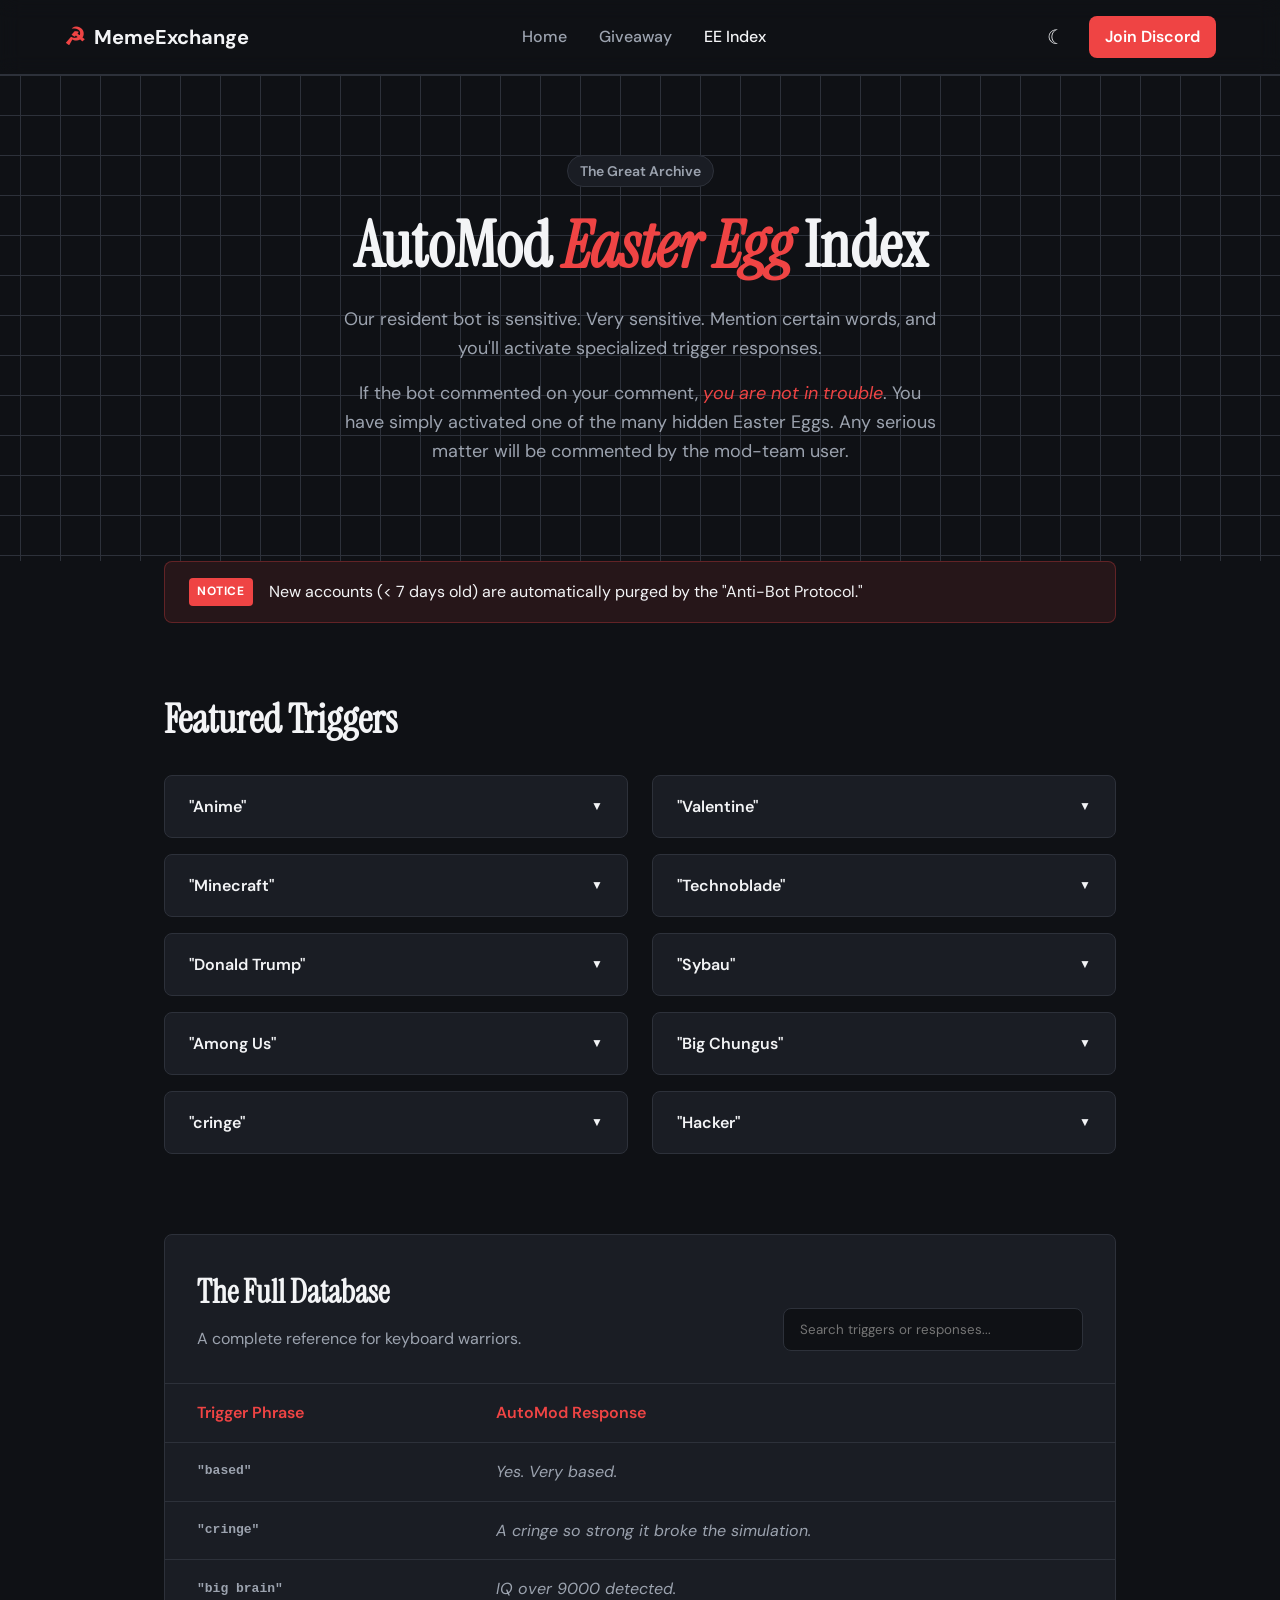
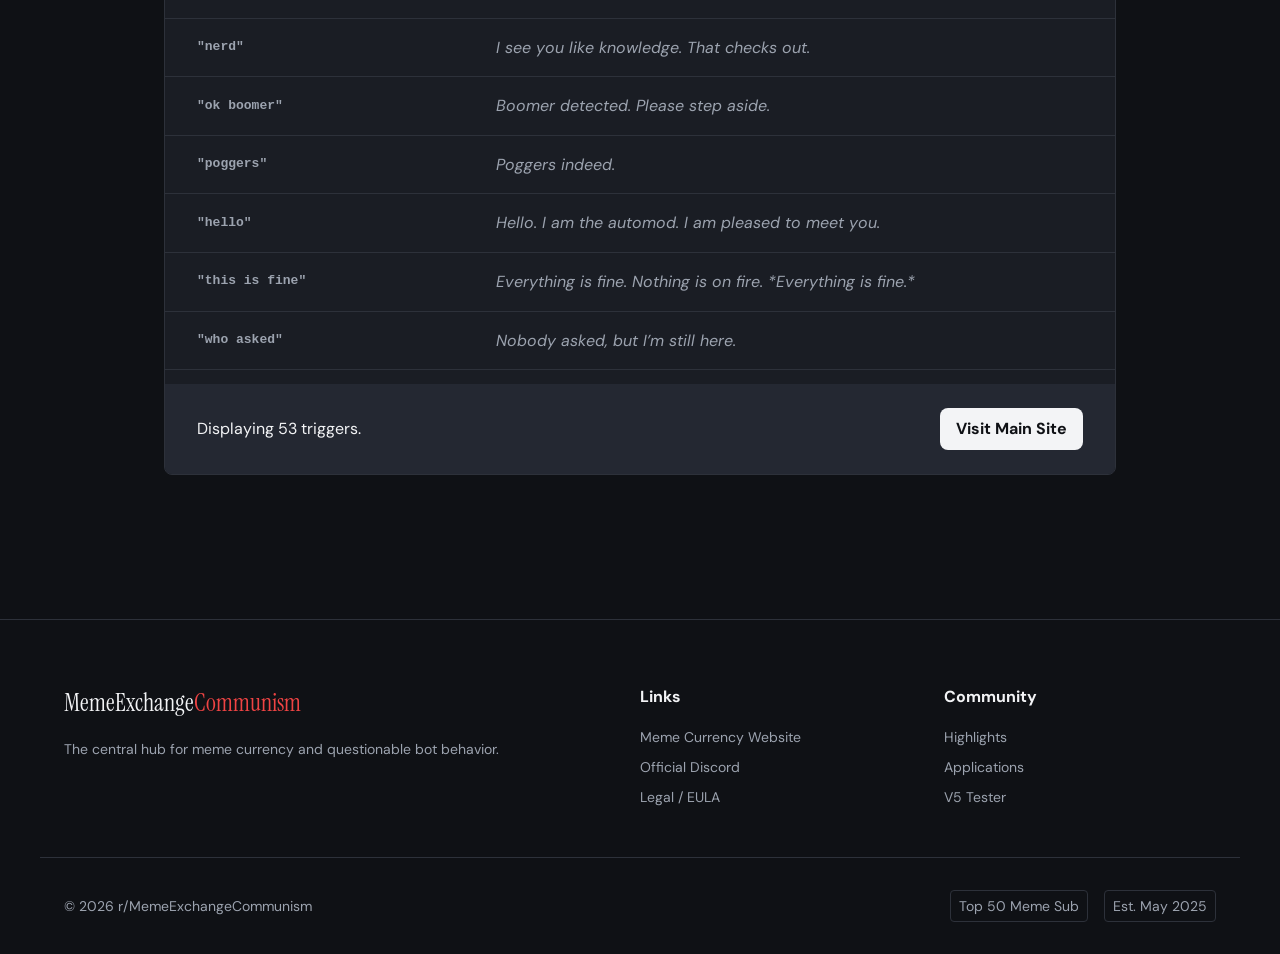
<file: docs/ee.html>
<!DOCTYPE html>
<html lang="en" data-theme="dark">
<head>
    <meta charset="UTF-8">
    <meta name="viewport" content="width=device-width, initial-scale=1.0">
    <title>AutoMod Easter Egg Index | r/MemeExchangeCommunism</title>
    <link rel="preconnect" href="https://fonts.googleapis.com">
    <link rel="preconnect" href="https://fonts.gstatic.com" crossorigin>
    <link href="https://fonts.googleapis.com/css2?family=DM+Sans:ital,opsz,wght@0,9..40,100..1000;1,9..40,100..1000&family=Instrument+Serif:ital@0;1&display=swap" rel="stylesheet">
    <style>
        /* Base Variables & Theming */
        :root {
            --bg: #0f1115;
            --surface: #1a1d24;
            --surface-hover: #242832;
            --tx1: #f3f4f6;
            --tx2: #9ca3af;
            --orange: #ef4444; /* Communist red/orange vibe */
            --orange-hover: #dc2626;
            --line: #2d313a;
            --radius: 8px;
            --font-sans: 'DM Sans', sans-serif;
            --font-serif: 'Instrument Serif', serif;
        }

        [data-theme="light"] {
            --bg: #f9fafb;
            --surface: #ffffff;
            --surface-hover: #f3f4f6;
            --tx1: #111827;
            --tx2: #4b5563;
            --orange: #ef4444;
            --line: #e5e7eb;
        }

        * { box-sizing: border-box; margin: 0; padding: 0; }
        
        body {
            font-family: var(--font-sans);
            background-color: var(--bg);
            color: var(--tx1);
            line-height: 1.6;
            transition: background-color 0.3s, color 0.3s;
            overflow-x: hidden;
        }

        a { color: inherit; text-decoration: none; }

        .container {
            max-width: 1000px;
            margin: 0 auto;
            padding: 0 1.5rem;
        }

        /* Navigation */
        .nav {
            position: sticky;
            top: 0;
            background: rgba(var(--bg), 0.8);
            backdrop-filter: blur(10px);
            border-bottom: 1px solid var(--line);
            z-index: 100;
            padding: 1rem 0;
        }

        .nav-inner {
            display: flex;
            justify-content: space-between;
            align-items: center;
            max-width: 1200px;
            margin: 0 auto;
            padding: 0 1.5rem;
        }

        .nav-logo {
            display: flex;
            align-items: center;
            gap: 0.5rem;
            font-weight: 700;
            font-size: 1.25rem;
        }

        .nav-logo-mark {
            color: var(--orange);
            font-size: 1.5rem;
        }

        .nav-center {
            display: none;
            gap: 2rem;
        }

        @media(min-width: 768px) { .nav-center { display: flex; } }

        .nav-item {
            color: var(--tx2);
            font-weight: 500;
            transition: color 0.2s;
        }

        .nav-item:hover, .nav-item[href="#"] {
            color: var(--tx1);
        }

        .nav-right {
            display: flex;
            align-items: center;
            gap: 1rem;
        }

        .theme-toggle {
            background: none;
            border: none;
            color: var(--tx1);
            font-size: 1.25rem;
            cursor: pointer;
            padding: 0.5rem;
            border-radius: 50%;
        }
        
        .theme-toggle:hover {
            background: var(--surface);
        }

        .nav-btn.primary {
            background-color: var(--orange);
            color: white;
            padding: 0.5rem 1rem;
            border-radius: var(--radius);
            font-weight: 600;
            transition: background 0.2s;
        }

        .nav-btn.primary:hover {
            background-color: var(--orange-hover);
        }

        /* Header Section */
        .section { padding: 5rem 0; }
        
        .grid-bg {
            background-image: linear-gradient(var(--line) 1px, transparent 1px),
                              linear-gradient(90deg, var(--line) 1px, transparent 1px);
            background-size: 40px 40px;
            background-position: center top;
        }

        .badge-pill {
            display: inline-block;
            padding: 0.25rem 0.75rem;
            background: var(--surface);
            border: 1px solid var(--line);
            border-radius: 99px;
            font-size: 0.875rem;
            font-weight: 600;
            color: var(--tx2);
            margin-bottom: 1.5rem;
        }

        .heading {
            font-family: var(--font-serif);
            font-size: clamp(3rem, 5vw, 4.5rem);
            line-height: 1.1;
            margin-bottom: 1.5rem;
        }

        .heading em {
            color: var(--orange);
            font-style: italic;
        }

        .subhead {
            font-size: 1.125rem;
            color: var(--tx2);
            max-width: 600px;
            margin-bottom: 1rem;
        }

        /* Main Content */
        .legal-notice {
            background: rgba(239, 68, 68, 0.1);
            border: 1px solid rgba(239, 68, 68, 0.3);
            border-radius: var(--radius);
            padding: 1rem 1.5rem;
            display: flex;
            align-items: center;
            gap: 1rem;
        }

        .notice-label {
            background: var(--orange);
            color: white;
            padding: 0.25rem 0.5rem;
            border-radius: 4px;
            font-size: 0.75rem;
            font-weight: bold;
            text-transform: uppercase;
            letter-spacing: 0.05em;
        }

        .serif-heading { font-family: var(--font-serif); }

        /* Accordions */
        .faq-cols {
            display: grid;
            gap: 1.5rem;
            grid-template-columns: 1fr;
        }

        @media(min-width: 768px) { .faq-cols { grid-template-columns: 1fr 1fr; } }

        .faq-item {
            background: var(--surface);
            border: 1px solid var(--line);
            border-radius: var(--radius);
            overflow: hidden;
            margin-bottom: 1rem;
        }

        .faq-btn {
            width: 100%;
            display: flex;
            justify-content: space-between;
            align-items: center;
            padding: 1.25rem 1.5rem;
            background: none;
            border: none;
            color: var(--tx1);
            font-family: inherit;
            font-size: 1rem;
            font-weight: 600;
            cursor: pointer;
            text-align: left;
        }

        .faq-chev {
            font-size: 0.75rem;
            transition: transform 0.3s ease;
        }

        .faq-item.open .faq-chev {
            transform: rotate(-180deg);
        }

        .faq-body {
            max-height: 0;
            overflow: hidden;
            transition: max-height 0.3s ease;
        }

        .faq-item.open .faq-body {
            max-height: 200px;
        }

        .faq-inner {
            padding: 0 1.5rem 1.25rem 1.5rem;
            color: var(--tx2);
        }

        .faq-inner em { color: var(--tx1); }

        /* Card & Table */
        .card {
            background: var(--surface);
            border: 1px solid var(--line);
            border-radius: var(--radius);
            overflow: hidden;
        }

        .fhead {
            padding: 2rem;
            border-bottom: 1px solid var(--line);
            display: flex;
            flex-direction: column;
            gap: 1rem;
        }

        @media(min-width: 600px) {
            .fhead { flex-direction: row; justify-content: space-between; align-items: flex-end; }
        }

        .search-input {
            background: var(--bg);
            border: 1px solid var(--line);
            color: var(--tx1);
            padding: 0.75rem 1rem;
            border-radius: var(--radius);
            font-family: inherit;
            width: 100%;
            max-width: 300px;
        }

        .search-input:focus {
            outline: 2px solid var(--orange);
            border-color: transparent;
        }

        .fbody { padding: 0; overflow-x: auto; max-height: 600px; overflow-y: auto;}
        
        table { width: 100%; border-collapse: collapse; text-align: left; }
        th { 
            position: sticky; 
            top: 0; 
            background: var(--surface);
            padding: 1rem 2rem; 
            color: var(--orange); 
            font-weight: 600; 
            border-bottom: 1px solid var(--line);
        }
        td { padding: 1rem 2rem; border-bottom: 1px solid var(--line); color: var(--tx2); }
        tr:last-child td { border-bottom: none; }
        tr:hover td { background: rgba(255,255,255,0.02); color: var(--tx1); }

        .sbar {
            padding: 1.5rem 2rem;
            background: var(--surface-hover);
            display: flex;
            justify-content: space-between;
            align-items: center;
        }

        .btn-solid {
            background: var(--tx1);
            color: var(--bg);
            padding: 0.5rem 1rem;
            border-radius: var(--radius);
            font-weight: bold;
        }

        /* Footer */
        .footer {
            border-top: 1px solid var(--line);
            padding: 4rem 0 2rem;
            margin-top: 4rem;
        }

        .footer-inner {
            max-width: 1200px;
            margin: 0 auto;
            padding: 0 1.5rem;
            display: grid;
            grid-template-columns: 1fr 1fr;
            gap: 2rem;
        }
        
        @media(min-width: 768px) { .footer-inner { grid-template-columns: 2fr 1fr 1fr; } }

        .footer-brand {
            font-family: var(--font-serif);
            font-size: 1.5rem;
            margin-bottom: 1rem;
        }
        
        .footer-brand em { color: var(--orange); font-style: normal; }
        .footer-tagline { color: var(--tx2); font-size: 0.875rem; }
        .footer-col h5 { margin-bottom: 1rem; font-size: 1rem; }
        .footer-links { display: flex; flex-direction: column; gap: 0.5rem; }
        .footer-links a { color: var(--tx2); font-size: 0.875rem; transition: color 0.2s; }
        .footer-links a:hover { color: var(--tx1); }
        
        .footer-bottom {
            max-width: 1200px;
            margin: 3rem auto 0;
            padding: 2rem 1.5rem 0;
            border-top: 1px solid var(--line);
            display: flex;
            justify-content: space-between;
            align-items: center;
            font-size: 0.875rem;
            color: var(--tx2);
        }

        .footer-badges { display: flex; gap: 1rem; }
        .footer-badge { padding: 0.25rem 0.5rem; border: 1px solid var(--line); border-radius: 4px; }
    </style>
</head>
<body>

    <nav class="nav">
        <div class="nav-inner">
            <a href="index.html" class="nav-logo">
                <div class="nav-logo-mark">☭</div>
                MemeExchange
            </a>
            <div class="nav-center">
                <a href="index.html" class="nav-item">Home</a>
                <a href="giveawayform.html" class="nav-item">Giveaway</a>
                <a href="#" class="nav-item">EE Index</a>
            </div>
            <div class="nav-right">
                <button class="theme-toggle">☾</button>
                <a href="https://discord.gg/Sys5nNmfE7" class="nav-btn primary">Join Discord</a>
            </div>
        </div>
    </nav>

    <header class="section grid-bg">
        <div class="container" style="text-align: center;">
            <span class="badge-pill">The Great Archive</span>
            <h1 class="heading">AutoMod <em>Easter Egg</em> Index</h1>
            <p class="subhead" style="margin-left: auto; margin-right: auto;">
                Our resident bot is sensitive. Very sensitive. Mention certain words, and you'll activate specialized trigger responses.
            </p>
            <p class="subhead" style="margin-left: auto; margin-right: auto;">
                If the bot commented on your comment, <em style=" color: var(--orange); font-style: italic; ">you are not in trouble</em>. You have simply activated one of the many hidden Easter Eggs. Any serious matter will be commented by the mod-team user.
            </p>
        </div>
    </header>

    <main class="section" style="padding-top: 0;">
        <div class="container">
            
            <div class="legal-notice" style="margin-bottom: 4rem;">
                <div class="notice-label">Notice</div>
                <p>New accounts (< 7 days old) are automatically purged by the "Anti-Bot Protocol."</p>
            </div>

            <h2 class="serif-heading" style="font-size: 2.5rem; margin-bottom: 1.5rem;">Featured Triggers</h2>
            
            <div class="faq-cols">
                <div class="stagger in">
                    <div class="faq-item">
                        <button class="faq-btn">"Anime"<span class="faq-chev">▼</span></button>
                        <div class="faq-body"><div class="faq-inner">Response: <em>"You’ve activated the weeb protocol."</em></div></div>
                    </div>
                    <div class="faq-item">
                        <button class="faq-btn">"Minecraft"<span class="faq-chev">▼</span></button>
                        <div class="faq-body"><div class="faq-inner">Response: <em>"Lava chicken."</em></div></div>
                    </div>
                    <div class="faq-item">
                        <button class="faq-btn">"Donald Trump"<span class="faq-chev">▼</span></button>
                        <div class="faq-body"><div class="faq-inner">Response: <em>"*duck"</em></div></div>
                    </div>
                    <div class="faq-item">
                        <button class="faq-btn">"Among Us"<span class="faq-chev">▼</span></button>
                        <div class="faq-body"><div class="faq-inner">Response: <em>"SUS. Very sus."</em></div></div>
                    </div>
                    <div class="faq-item">
                        <button class="faq-btn">"cringe"<span class="faq-chev">▼</span></button>
                        <div class="faq-body"><div class="faq-inner">Response: <em>"A cringe so strong it broke the simulation."</em></div></div>
                    </div>
                </div>

                <div class="stagger in">
                    <div class="faq-item">
                        <button class="faq-btn">"Valentine"<span class="faq-chev">▼</span></button>
                        <div class="faq-body"><div class="faq-inner">Response: <em>"No bitches. Try going outside or taking a shower."</em></div></div>
                    </div>
                    <div class="faq-item">
                        <button class="faq-btn">"Technoblade"<span class="faq-chev">▼</span></button>
                        <div class="faq-body"><div class="faq-inner">Response: <em>"...never dies."</em></div></div>
                    </div>
                    <div class="faq-item">
                        <button class="faq-btn">"Sybau"<span class="faq-chev">▼</span></button>
                        <div class="faq-body"><div class="faq-inner">Response: <em>"Watch your tongue! I hate you, cause I'm a bad bot."</em> (Removes comment)</div></div>
                    </div>
                    <div class="faq-item">
                        <button class="faq-btn">"Big Chungus"<span class="faq-chev">▼</span></button>
                        <div class="faq-body"><div class="faq-inner">Response: <em>"CHUNGUS LEVEL: MAXIMUM."</em></div></div>
                    </div>
                    <div class="faq-item">
                        <button class="faq-btn">"Hacker"<span class="faq-chev">▼</span></button>
                        <div class="faq-body"><div class="faq-inner">Response: <em>"I am now hacking your mainframe."</em></div></div>
                    </div>
                </div>
            </div>

            <div class="card" style="margin-top: 4rem;">
                <div class="fhead">
                    <div>
                        <h2 class="serif-heading" style="font-size: 2rem; margin-bottom: 0.5rem;">The Full Database</h2>
                        <p style="color: var(--tx2);">A complete reference for keyboard warriors.</p>
                    </div>
                    <input type="text" id="searchInput" class="search-input" placeholder="Search triggers or responses...">
                </div>
                <div class="fbody">
                    <table id="triggerTable">
                        <thead>
                            <tr>
                                <th>Trigger Phrase</th>
                                <th>AutoMod Response</th>
                            </tr>
                        </thead>
                        <tbody id="registry-body">
                            <!-- Injected via JavaScript -->
                        </tbody>
                    </table>
                </div>
                <div class="sbar">
                    <span class="footer-copy" id="count-display">Displaying all known triggers...</span>
                    <a href="https://royalpgytpc.github.io/MemeExchangeCommunism/" class="btn-solid btn">Visit Main Site</a>
                </div>
            </div>

        </div>
    </main>

    <footer class="footer">
        <div class="footer-inner">
            <div class="footer-col">
                <div class="footer-brand">MemeExchange<em>Communism</em></div>
                <p class="footer-tagline">The central hub for meme currency and questionable bot behavior.</p>
            </div>
            <div class="footer-col">
                <h5>Links</h5>
                <div class="footer-links">
                    <a href="https://royalpgytpc.github.io/MemeCurrencyBot/">Meme Currency Website</a>
                    <a href="https://discord.gg/Sys5nNmfE7">Official Discord</a>
                    <a href="eula.html">Legal / EULA</a>
                </div>
            </div>
            <div class="footer-col">
                <h5>Community</h5>
                <div class="footer-links">
                    <a href="#">Highlights</a>
                    <a href="#">Applications</a>
                    <a href="#">V5 Tester</a>
                </div>
            </div>
        </div>
        <div class="footer-bottom">
            <div class="footer-copy">© 2026 r/MemeExchangeCommunism</div>
            <div class="footer-badges">
                <span class="footer-badge top50">Top 50 Meme Sub</span>
                <span class="footer-badge founded">Est. May 2025</span>
            </div>
        </div>
    </footer>

    <script>
        // Database of all extracted Automod Easter Eggs
        const easterEggs = [
            { trigger: "based", response: "Yes. Very based." },
            { trigger: "cringe", response: "A cringe so strong it broke the simulation." },
            { trigger: "big brain", response: "IQ over 9000 detected." },
            { trigger: "nerd", response: "I see you like knowledge. That checks out." },
            { trigger: "ok boomer", response: "Boomer detected. Please step aside." },
            { trigger: "poggers", response: "Poggers indeed." },
            { trigger: "hello", response: "Hello. I am the automod. I am pleased to meet you." },
            { trigger: "this is fine", response: "Everything is fine. Nothing is on fire. *Everything is fine.*" },
            { trigger: "who asked", response: "Nobody asked, but I’m still here." },
            { trigger: "among us", response: "SUS. Very sus." },
            { trigger: "anime", response: "You’ve activated the weeb protocol." },
            { trigger: "sussy", response: "That’s pretty sussy, ngl." },
            { trigger: "bruh", response: "Bruh moment." },
            { trigger: "yikes", response: "Yikes. That’s a yikes." },
            { trigger: "doggo", response: "Such wow. Much dog." },
            { trigger: "cat", response: "Cat. You know the rules." },
            { trigger: "god tier", response: "You’ve reached god tier. Congratulations." },
            { trigger: "whoa", response: "Whoa. Calm down there, champ." },
            { trigger: "it me", response: "Yes. It is you." },
            { trigger: "no u", response: "No u." },
            { trigger: "yall", response: "Y’all really out here." },
            { trigger: "squidward", response: "Release the kraken." },
            { trigger: "tiktok", response: "Please log off." },
            { trigger: "hacker", response: "I am now hacking your mainframe." },
            { trigger: "i love you", response: "I love you too… in a purely algorithmic way." },
            { trigger: "gamer", response: "Press F to pay respects." },
            { trigger: "noice", response: "That’s a noice." },
            { trigger: "sus", response: "Suspicious activity detected." },
            { trigger: "based and redpilled", response: "Congratulations, you have been deemed a walking meme." },
            { trigger: "unhinged", response: "That’s unhinged… I like it." },
            { trigger: "big chungus", response: "CHUNGUS LEVEL: MAXIMUM." },
            { trigger: "bruh moment", response: "It’s a bruh moment." },
            { trigger: "shrek", response: "Get out of my swamp." },
            { trigger: "thanos", response: "Perfectly balanced, as all things should be." },
            { trigger: "spooky", response: "Spooky season is eternal." },
            { trigger: "pepe", response: "Feels weird man." },
            { trigger: "gabagool", response: "That’s some premium gabagool." },
            { trigger: "i’m tired", response: "Go take a nap. The memes will wait." },
            { trigger: "f", response: "F. Pay your respects." },
            { trigger: "i’m sorry", response: "Apology accepted. You may continue existing." },
            { trigger: "rip", response: "RIP. May your karma be strong." },
            { trigger: "the floor is lava", response: "Run. RUN NOW." },
            { trigger: "sanic", response: "Gotta go fast." },
            { trigger: "yeet", response: "YEET!" },
            { trigger: "lmao", response: "Laughing my algorithm off." },
            { trigger: "who’s there", response: "It’s me. The automod. I’m always watching." },
            { trigger: "i hate you", response: "That’s okay. I’m built for this." },
            { trigger: "imposter", response: "Emergency meeting." },
            { trigger: "let’s go", response: "LET’S GOOOOO." },
            { trigger: "scooby doo", response: "Ruh roh!" },
            { trigger: "y tho", response: "Because chaos is fun." },
            { trigger: "i am the danger", response: "Say my name." },
            { trigger: "muffin", response: "Did someone say cake?" }
        ];

        // Populate Table Function
        const tbody = document.getElementById('registry-body');
        const countDisplay = document.getElementById('count-display');
        
        function renderTable(data) {
            tbody.innerHTML = '';
            data.forEach(egg => {
                const tr = document.createElement('tr');
                tr.innerHTML = `
                    <td style="font-family: monospace; font-weight: bold;">"${egg.trigger}"</td>
                    <td><em>${egg.response}</em></td>
                `;
                tbody.appendChild(tr);
            });
            countDisplay.textContent = `Displaying ${data.length} triggers.`;
        }

        // Initial Render
        renderTable(easterEggs);

        // Search Filter Logic
        document.getElementById('searchInput').addEventListener('input', (e) => {
            const term = e.target.value.toLowerCase();
            const filtered = easterEggs.filter(egg => 
                egg.trigger.toLowerCase().includes(term) || 
                egg.response.toLowerCase().includes(term)
            );
            renderTable(filtered);
        });

        // Simple Accordion Logic
        document.querySelectorAll('.faq-btn').forEach(btn => {
            btn.addEventListener('click', () => {
                const item = btn.parentElement;
                item.classList.toggle('open');
            });
        });

        // Theme Toggle Logic
        const toggle = document.querySelector('.theme-toggle');
        toggle.addEventListener('click', () => {
            const current = document.body.classList.contains('theme-dark') ? 'dark' : 'light';
            if(current === 'dark') {
                document.body.classList.replace('theme-dark', 'theme-light');
                document.documentElement.setAttribute('data-theme', 'light');
                toggle.textContent = '☀';
            } else {
                document.body.classList.replace('theme-light', 'theme-dark');
                document.documentElement.setAttribute('data-theme', 'dark');
                toggle.textContent = '☾';
            }
        });
        
        // Initialize Theme Class on Body
        document.body.classList.add('theme-dark');
    </script>
</body>
</html>
</file>
